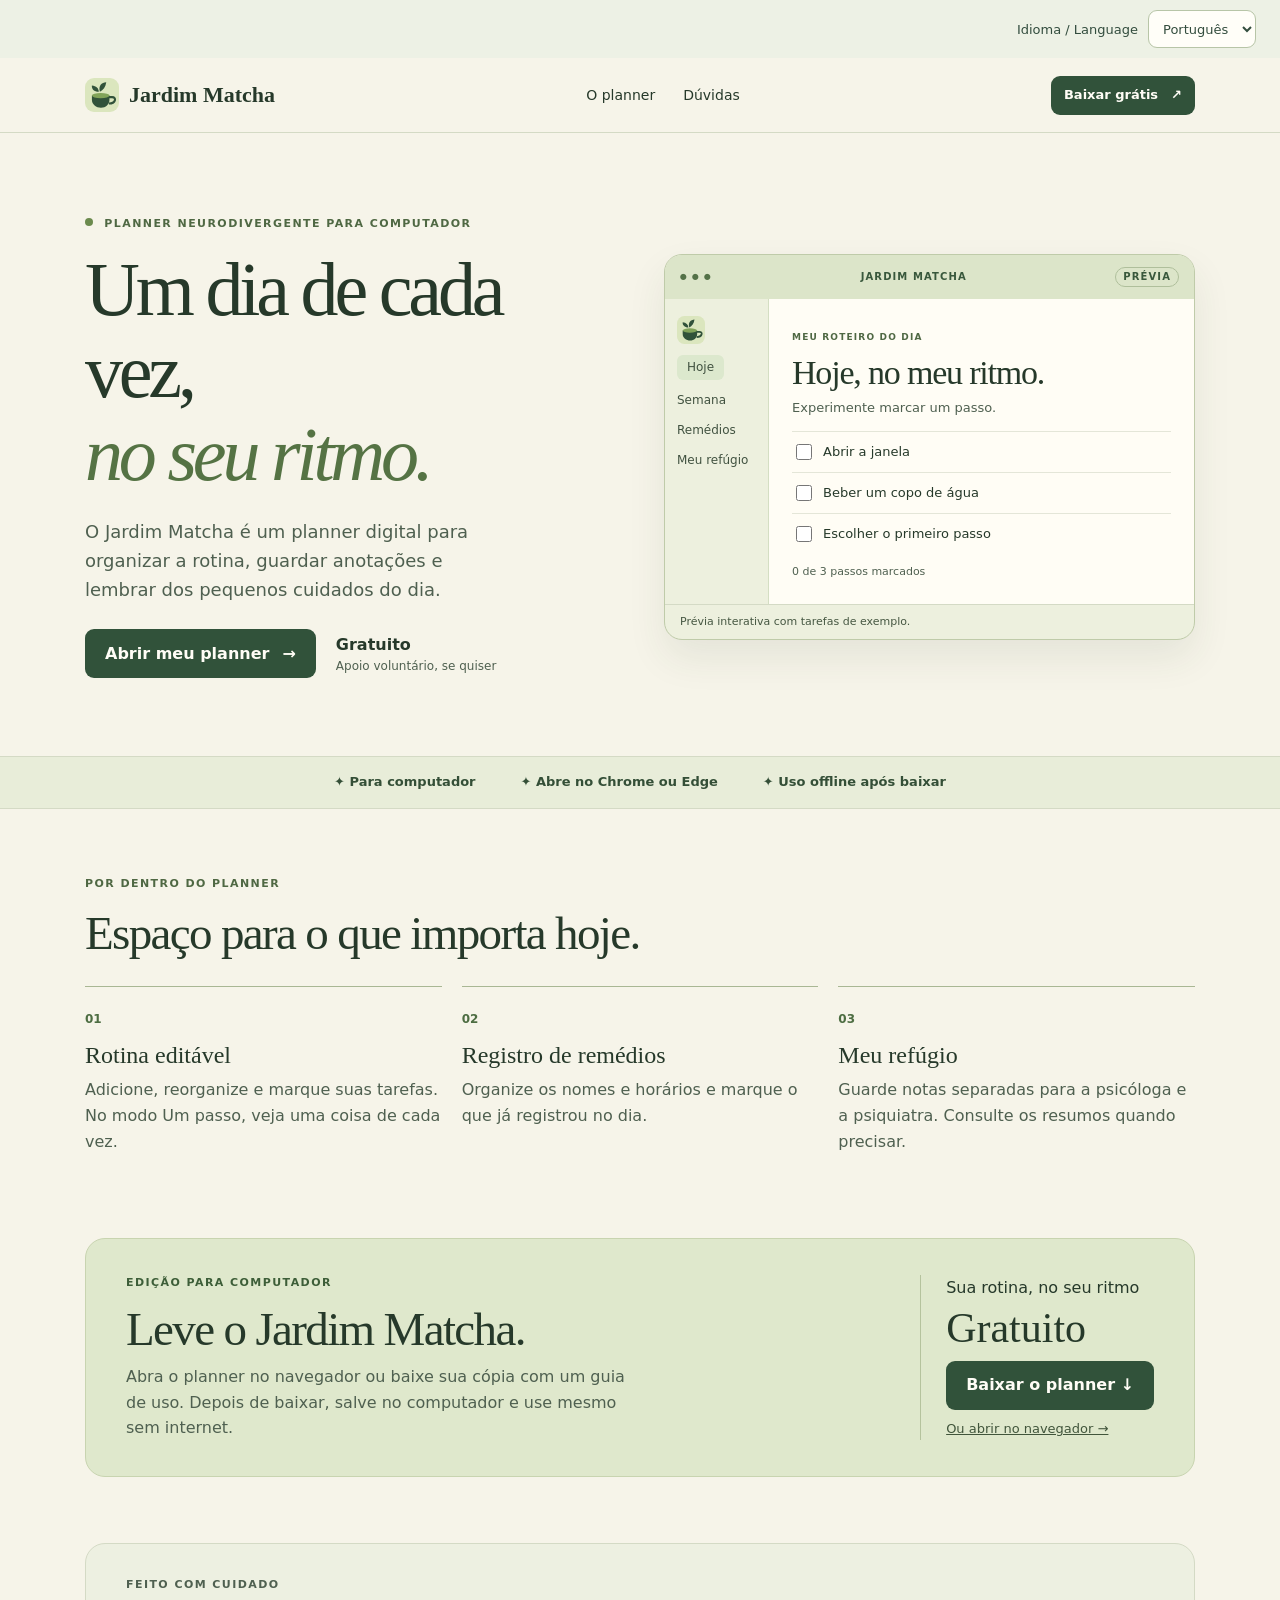
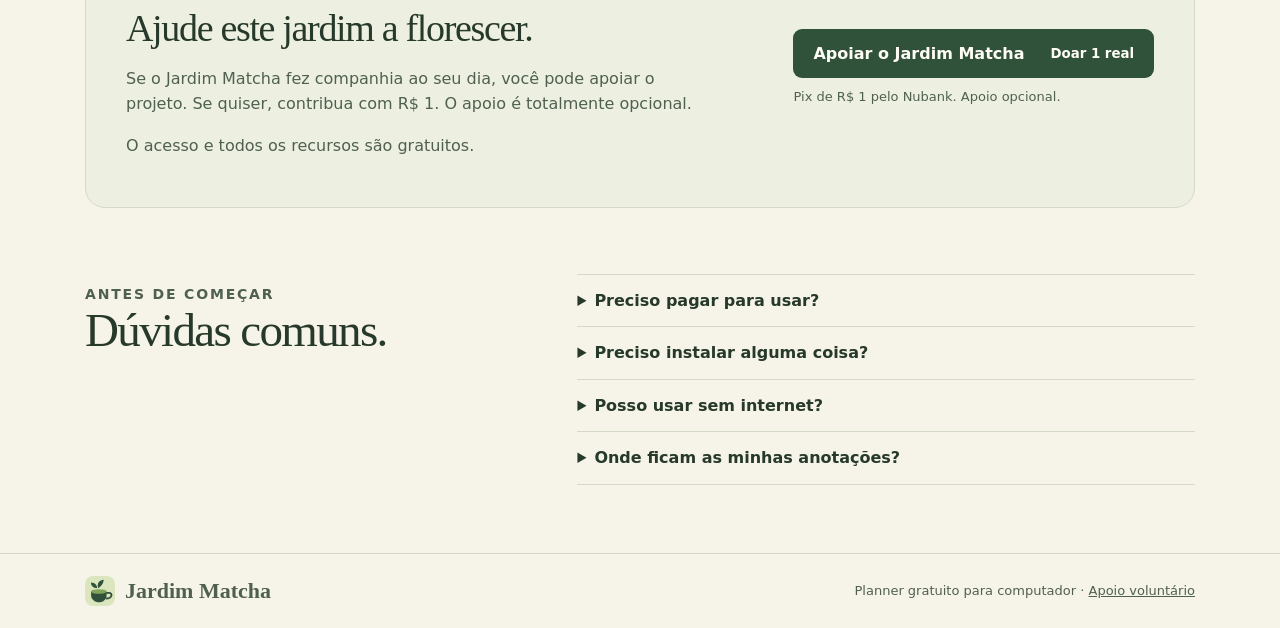
<file: index.html>
<!doctype html>
<html lang="pt-BR">
<head>
  <meta charset="utf-8">
  <meta name="viewport" content="width=device-width, initial-scale=1">
  <meta name="theme-color" content="#f6f4e9">
  <title>Jardim Matcha | Planner neurodivergente gratuito para computador</title>
  <meta name="description" content="Um planner digital em verde matcha para organizar a rotina no seu ritmo. Tarefas editáveis, registro de remédios e notas para consultas. Acesso e download gratuitos, com apoio voluntário.">
  <meta property="og:title" content="Jardim Matcha | Planner neurodivergente gratuito para computador">
  <meta property="og:description" content="Planeje um dia de cada vez. Um planner digital gratuito para computador, com apoio voluntário.">
  <link rel="canonical" href="https://mso-design.github.io/jardim-matcha/">
  <meta property="og:url" content="https://mso-design.github.io/jardim-matcha/">
  <meta property="og:type" content="website">
  <meta property="og:locale" content="pt_BR">
  <link rel="icon" href="matcha.svg" type="image/svg+xml">
  <link rel="stylesheet" href="style.css">
</head>
<body>
  <a class="skip" href="#inicio">Pular para o conteúdo</a>
  <header class="top">
    <nav class="wrap nav" aria-label="Navegação principal">
      <a class="wordmark" href="#inicio"><img src="matcha.svg" alt="" width="34" height="34"> Jardim Matcha</a>
      <div class="nav-links"><a href="#recursos">O planner</a><a href="#duvidas">Dúvidas</a></div>
      <a class="button button-small" href="#baixar">Baixar grátis <span aria-hidden="true">↗</span></a>
    </nav>
  </header>
  <main id="inicio">
    <section class="hero wrap" aria-labelledby="titulo">
      <div>
        <p class="eyebrow"><span class="dot"></span> PLANNER NEURODIVERGENTE PARA COMPUTADOR</p>
        <h1 id="titulo">Um dia de cada vez,<br><em>no seu ritmo.</em></h1>
        <p class="intro">O Jardim Matcha é um planner digital para organizar a rotina, guardar anotações e lembrar dos pequenos cuidados do dia.</p>
        <div class="hero-actions">
          <a class="button" href="./planner.html">Abrir meu planner <span aria-hidden="true">→</span></a>
          <span class="price-inline"><strong>Gratuito</strong><small>Apoio voluntário, se quiser</small></span>
        </div>
      </div>
      <div class="preview">
        <div class="preview-header"><span class="window-dots" aria-hidden="true">● ● ●</span><span>JARDIM MATCHA</span><span class="preview-label">PRÉVIA</span></div>
        <div class="preview-body">
          <aside aria-hidden="true"><img src="matcha.svg" alt="" width="28" height="28"><span class="preview-active">Hoje</span><span>Semana</span><span>Remédios</span><span>Meu refúgio</span></aside>
          <div class="preview-main">
            <span class="eyebrow">MEU ROTEIRO DO DIA</span>
            <h2>Hoje, no meu ritmo.</h2>
            <p>Experimente marcar um passo.</p>
            <label><input type="checkbox"> Abrir a janela</label>
            <label><input type="checkbox"> Beber um copo de água</label>
            <label><input type="checkbox"> Escolher o primeiro passo</label>
            <p class="preview-count" id="demo-status" aria-live="polite">0 de 3 passos marcados</p>
          </div>
        </div>
        <p class="preview-caption">Prévia interativa com tarefas de exemplo.</p>
      </div>
    </section>
    <div class="strip"><div class="wrap facts"><span>✦ Para computador</span><span>✦ Abre no Chrome ou Edge</span><span>✦ Uso offline após baixar</span></div></div>
    <section id="recursos" class="wrap section">
      <p class="eyebrow">POR DENTRO DO PLANNER</p>
      <h2>Espaço para o que importa hoje.</h2>
      <div class="features">
        <article><span class="feature-mark" aria-hidden="true">01</span><h3>Rotina editável</h3><p>Adicione, reorganize e marque suas tarefas. No modo Um passo, veja uma coisa de cada vez.</p></article>
        <article><span class="feature-mark" aria-hidden="true">02</span><h3>Registro de remédios</h3><p>Organize os nomes e horários e marque o que já registrou no dia.</p></article>
        <article><span class="feature-mark" aria-hidden="true">03</span><h3>Meu refúgio</h3><p>Guarde notas separadas para a psicóloga e a psiquiatra. Consulte os resumos quando precisar.</p></article>
      </div>
    </section>
    <section id="baixar" class="wrap section">
      <div class="buy">
        <div>
          <p class="eyebrow">EDIÇÃO PARA COMPUTADOR</p>
          <h2>Leve o Jardim Matcha.</h2>
          <p>Abra o planner no navegador ou baixe sua cópia com um guia de uso. Depois de baixar, salve no computador e use mesmo sem internet.</p>
        </div>
        <div class="buy-price"><span>Sua rotina, no seu ritmo</span><strong>Gratuito</strong><a href="./Jardim_Matcha.html" class="button" download="Jardim_Matcha.html">Baixar o planner ↓</a><p class="status"><a href="./planner.html">Ou abrir no navegador →</a></p></div>
      </div>
    </section>
    <section id="apoio" class="wrap section">
      <div class="support-section"><div><p class="eyebrow">FEITO COM CUIDADO</p><h2>Ajude este jardim a florescer.</h2><p>Se o Jardim Matcha fez companhia ao seu dia, você pode apoiar o projeto. Se quiser, contribua com R$ 1. O apoio é totalmente opcional.</p><p class="muted">O acesso e todos os recursos são gratuitos.</p></div><div><button type="button" id="support-button" class="button"><span>Apoiar o Jardim Matcha</span><br><small>Doar 1 real</small></button><p id="support-availability" class="status">Pix de R$ 1 pelo Nubank. Apoio opcional.</p></div></div>
    </section>
    <dialog id="support-dialog" aria-labelledby="support-title"><form method="dialog"><button class="dialog-close" aria-label="Fechar janela de apoio">×</button></form><p class="eyebrow">APOIO VOLUNTÁRIO</p><h2 id="support-title">Obrigada pelo carinho.</h2><p id="support-message">Seu apoio de R$ 1 ajuda este jardim a continuar florescendo. É opcional: o planner continua gratuito.</p><img class="pix-qr" src="./pix-1-real.svg" alt="QR Code Pix para doar R$ 1 ao Jardim Matcha" width="256" height="256"><p class="pix-amount">R$ 1,00</p><button class="button" id="copy-pix" type="button">Copiar código Pix</button><p id="pix-status" role="status" aria-live="polite"></p><details><summary>Ver código Pix Copia e Cola</summary><textarea id="pix-code" readonly aria-label="Código Pix Copia e Cola" rows="4">00020126900014BR.GOV.BCB.PIX0136c75bf325-3dee-4289-ac0b-432c7b87f0b80228Obrigada por estar apoiando!52040000530398654041.005802BR5925Maria Eduarda Sartorio Sf6009SAO PAULO62140510x6r6QHYKhZ6304AFEC</textarea></details><p class="muted">Confira o nome da pessoa destinatária e o valor no seu banco antes de confirmar. Nenhum pagamento é feito automaticamente.</p><a href="https://nubank.com.br/cobrar/5p19k9/6af469cb-bfe7-47fb-82ad-95c1cd79578a" target="_blank" rel="noopener noreferrer">Abrir cobrança no Nubank ↗</a><p><a href="#baixar" id="support-download">Continuar para o download gratuito</a></p></dialog>
    <section id="duvidas" class="wrap section faq">
      <div><p class="eyebrow">ANTES DE COMEÇAR</p><h2>Dúvidas comuns.</h2></div>
      <div>
        <details><summary>Preciso pagar para usar?</summary><p>O acesso e o download são gratuitos. O apoio ao projeto é voluntário.</p></details><details><summary>Preciso instalar alguma coisa?</summary><p>Você pode abrir pelo site no computador ou baixar o arquivo HTML e abri-lo no Chrome ou Edge.</p></details>
        <details><summary>Posso usar sem internet?</summary><p>Sim. Depois de baixar o arquivo, abra a cópia salva no seu computador.</p></details>
        <details><summary>Onde ficam as minhas anotações?</summary><p>Elas ficam salvas no navegador usado para abrir o arquivo. Use a mesma cópia, na mesma pasta. Em Guardar &amp; ajustar, exporte um backup para levar suas anotações a outro computador ou para trocar entre a edição do site e o arquivo baixado.</p></details>
      </div>
    </section>
  </main>
  <footer><div class="wrap footer"><a class="wordmark" href="#inicio"><img src="matcha.svg" alt="" width="30" height="30"> Jardim Matcha</a><span>Planner gratuito para computador · <a href="#apoio">Apoio voluntário</a></span></div></footer>
  <script src="store.js" defer></script>
<script src="language.js" defer></script>
</body>
</html>
</file>
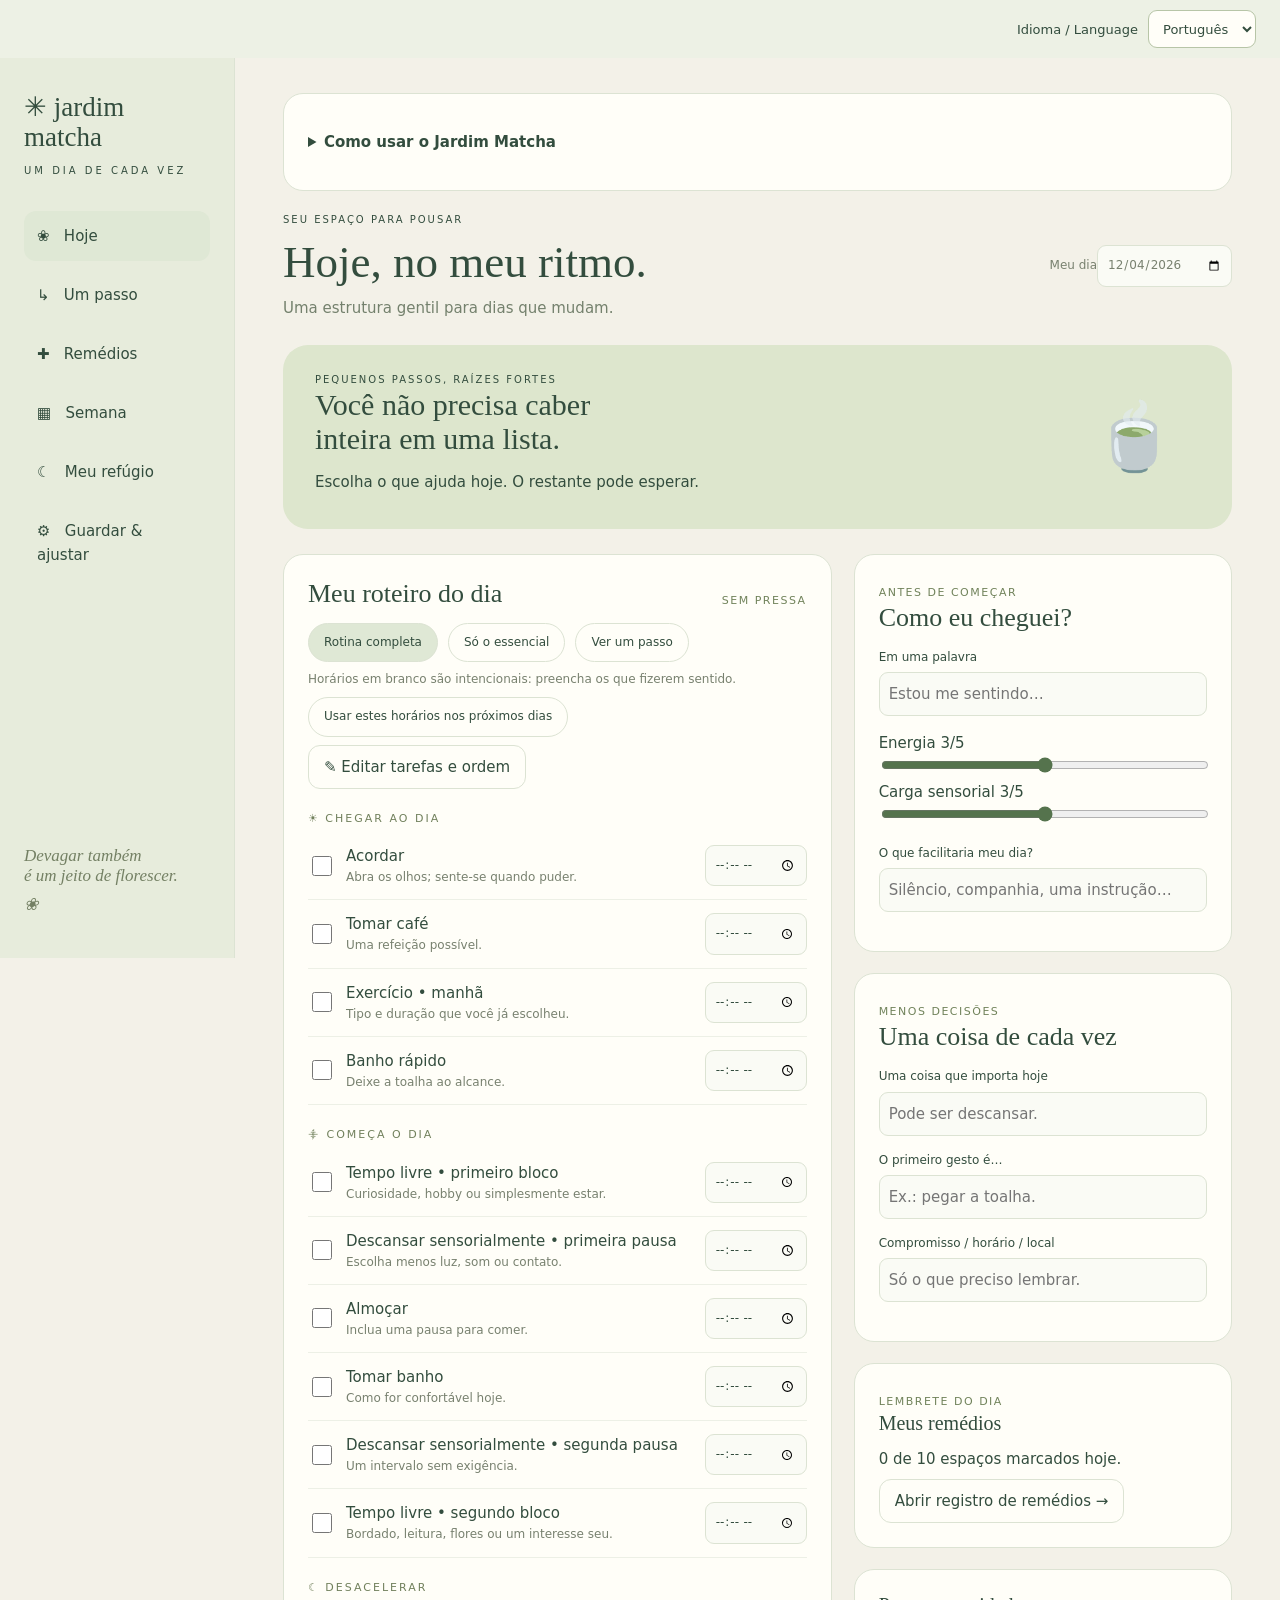
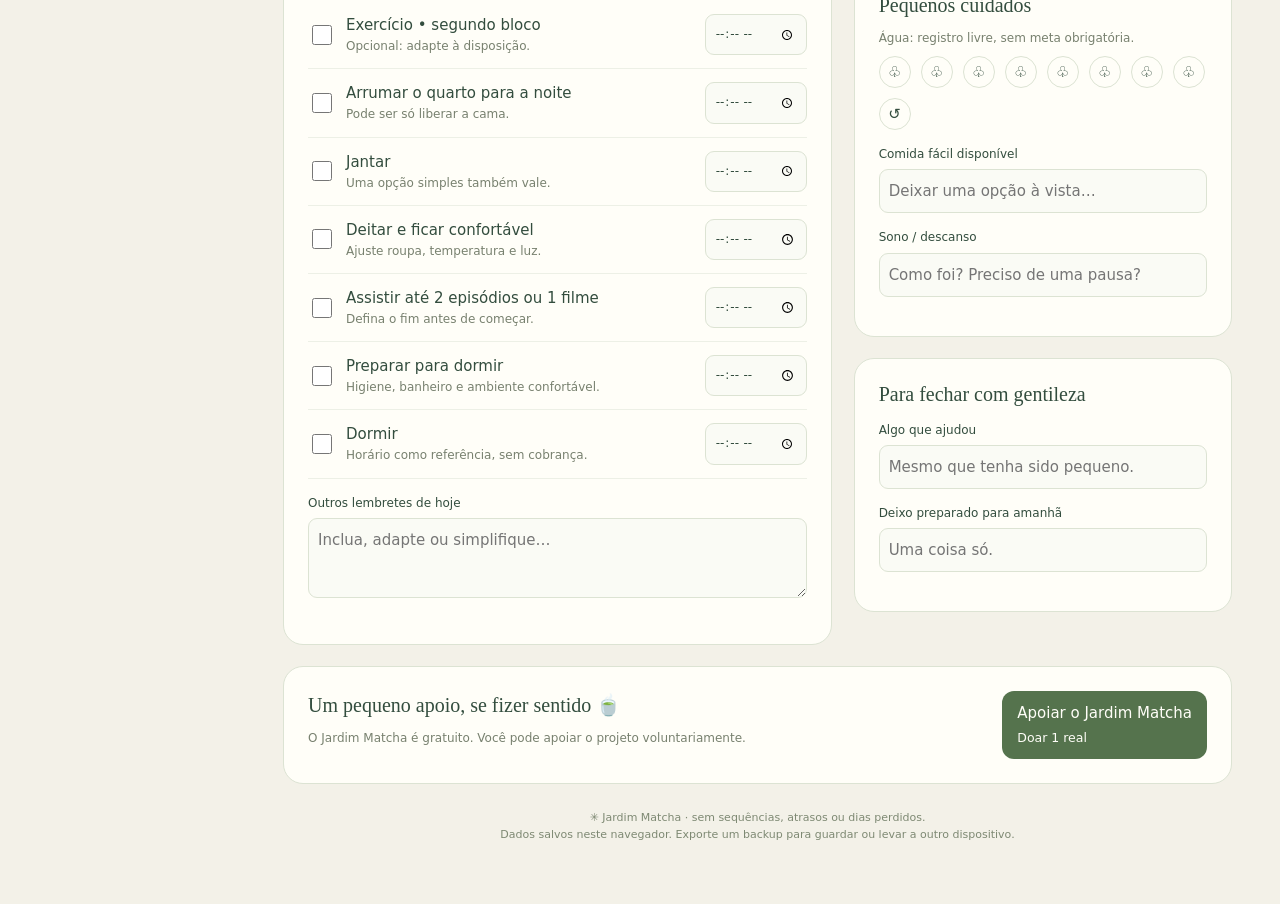
<file: Jardim_Matcha.html>
<!DOCTYPE html><html lang="pt-BR"><meta charset="utf-8"><meta name="viewport" content="width=device-width,initial-scale=1"><meta name="theme-color" content="#e7ecdc"><meta name="mobile-web-app-capable" content="yes"><link rel="icon" href="[data-uri]"><title>Jardim Matcha · meu ritmo</title><style>
:root{--ink:#334d3e;--green:#55734d;--line:#dce3d3;--paper:#fffef8;--pale:#edf1e5}*{box-sizing:border-box}body{margin:0;background:#f3f1e8;color:var(--ink);font:15px/1.6 system-ui,sans-serif}button,input,textarea,select{font:inherit;color:inherit}button{cursor:pointer;border:1px solid var(--line);background:var(--paper);border-radius:12px;padding:9px 15px}button:hover,button.active{background:#dfe8d5}button:focus-visible,input:focus-visible,textarea:focus-visible,select:focus-visible{outline:3px solid #a4b583;outline-offset:2px}aside{position:fixed;width:235px;height:100vh;background:#e7ecdc;padding:35px 24px;display:flex;flex-direction:column;border-right:1px solid var(--line)}.brand{font:27px Georgia;line-height:1.1;margin-bottom:35px}.brand small{display:block;font:10px system-ui;letter-spacing:3px;margin-top:13px}nav{display:grid;gap:9px}nav button{text-align:left;background:transparent;border:0;padding:13px}aside footer{margin-top:auto;font:italic 17px Georgia;color:#748064}main{max-width:1230px;margin-left:235px;padding:35px 48px}header{display:flex;justify-content:space-between;align-items:center;gap:18px}.eyebrow{text-transform:uppercase;letter-spacing:2px;font-size:10px}h1{font:45px Georgia;margin:8px 0}h2{font:26px Georgia;margin:0 0 14px}h3{font:20px Georgia;margin:0 0 12px}p{margin:8px 0}.sub{color:#74816d}.hero{margin:25px 0;background:#dde6cd;border-radius:25px;padding:27px 32px;display:flex;justify-content:space-between;align-items:center;overflow:hidden}.hero h2{font:30px Georgia}.tea{font-size:65px;filter:saturate(.55);padding:0 25px}.grid{display:grid;grid-template-columns:1.45fr 1fr;gap:22px;align-items:start}.card{background:var(--paper);border:1px solid var(--line);border-radius:20px;padding:24px;margin-bottom:21px}.tag{font-size:11px;letter-spacing:1.5px;text-transform:uppercase;color:#71835b}.row{display:flex;gap:10px;align-items:center;flex-wrap:wrap}.between{justify-content:space-between}label{display:block}input:not([type=checkbox]):not([type=range]),textarea,select{border:1px solid var(--line);border-radius:9px;background:#fafbf5;padding:9px;max-width:100%}textarea{width:100%;resize:vertical;min-height:80px}input[type=checkbox]{accent-color:var(--green);width:20px;height:20px;flex-shrink:0}input[type=range]{accent-color:var(--green);width:100%}.task{display:flex;align-items:center;gap:11px;padding:12px 0;border-bottom:1px solid #edf0e6}.task label{flex:1}.task:has(input:checked) label{text-decoration:line-through;color:#85917d}.task input[type=time]{width:102px;font-size:12px}.divider{margin:21px 0 5px;color:#71805c;font-size:11px;letter-spacing:2px}.muted{font-size:12px;color:#78816f}.pill{border-radius:30px;font-size:12px}.stat{padding:12px 16px;border-radius:13px;background:var(--pale);flex:1}.stat strong{font:24px Georgia;display:block}.hidden{display:none!important}.field{margin:15px 0}.field>span{display:block;font-size:12px;margin-bottom:5px}.field input{width:100%}.med{display:grid;grid-template-columns:30px 1fr 1fr 110px 85px;gap:8px;align-items:center;padding:12px 0;border-bottom:1px solid var(--line)}.med input{width:100%;min-width:0}.med label{font-size:11px}.med label input{display:block}.note{background:#f1eddf;border-radius:12px;padding:13px;font-size:12px}.largebtn{background:var(--green);color:white;border:0}.focus{max-width:650px;margin:35px auto;text-align:center}.focus h2{font-size:38px}.timer{font:64px Georgia;margin:25px}.water button{border-radius:50%;width:32px;height:32px;padding:0}.water .filled{background:#aabf93}.week{display:grid;grid-template-columns:repeat(7,1fr);gap:8px}.day{background:#f1f4ea;border-radius:12px;padding:12px}.day textarea{min-height:150px;font-size:12px}.bottom{font-size:11px;text-align:center;color:#7e8973;margin:25px}progress{width:100%;height:8px;accent-color:var(--green)}@media(max-width:900px){aside{position:static;width:100%;height:auto;padding:18px}.brand{margin:0;font-size:23px}.brand small,aside footer{display:none}nav{display:flex;overflow:auto;margin-top:15px}nav button{white-space:nowrap;padding:8px}main{margin:0;padding:24px}.grid{grid-template-columns:1fr}.week{grid-template-columns:1fr 1fr}header{flex-wrap:wrap}h1{font-size:36px}.med{grid-template-columns:24px 1fr 1fr}.tea{display:none}}@media print{aside,.noprint,.hero,.bottom{display:none!important}main{margin:0;padding:0;max-width:none}.card{break-inside:avoid}.grid{display:block}body{background:white}.hidden{display:none!important}input,textarea{border-color:#aaa!important}button{display:none}}
@media(max-width:600px){main{padding:18px 14px}h1{font-size:32px}.hero{padding:22px}.card{padding:18px}nav button{min-height:44px}button{min-height:44px}.task{flex-wrap:wrap}.task label{min-width:160px}.task input[type=time]{margin-left:31px}.med{grid-template-columns:26px 1fr;gap:10px}.med label{grid-column:2}.med>input{grid-column:1;grid-row:1 / span 4}.week{grid-template-columns:1fr}.hero h2{font-size:26px}input,textarea{font-size:16px!important}header input{min-height:44px}aside{padding:18px 14px}.brand br{display:none}.brand{font-size:24px}.water button{width:36px;min-height:36px}}@media(display-mode:standalone){#installCard{margin-top:10px}body{padding-top:env(safe-area-inset-top);padding-bottom:env(safe-area-inset-bottom)}} .routine-edit{border:1px solid var(--line);border-radius:14px;padding:18px;margin:18px 0;background:#fafbf5}.routine-edit .field{margin:10px 0}.routine-edit input:not([type=checkbox]){width:100%}.routine-edit .row{margin-top:12px}.archive-row{padding:12px 0;border-bottom:1px solid var(--line)}.archive-row span{flex:1;overflow-wrap:anywhere}.remove-med{grid-column:2 / -1;justify-self:end;font-size:12px}button:disabled{opacity:.4;cursor:default}summary{cursor:pointer;padding:12px 0} .consult-card{border-top:1px solid var(--line);padding-top:20px;margin-top:20px}.consult-card select{width:100%}.consult-highlight{background:#edf1e5}.consult-day{margin:22px 0;padding:18px;border:1px solid var(--line);border-radius:14px}.consult-note{margin:15px 0;overflow-wrap:anywhere}.note-text{white-space:pre-wrap;overflow-wrap:anywhere}.consult-note strong{font-size:12px}.consult-highlight details{max-height:420px;overflow:auto;margin-top:12px}@media print{.consult-card,.consult-highlight button{display:none}.consult-highlight details{max-height:none;overflow:visible}.consult-day{break-inside:auto}} .support-back{position:sticky;top:8px;z-index:2;background:var(--paper);box-shadow:0 3px 12px #334d3e18;margin-bottom:12px}#supportNetwork{scroll-margin-top:16px}@media print{.support-back{display:none}} .matcha-support{display:inline-block;padding:10px 15px;background:#55734d;color:#fffef8;border-radius:12px;text-decoration:none}.matcha-support:hover{background:#334d3e}.matcha-support:focus-visible{outline:3px solid #8a5736;outline-offset:4px} </style><aside><div class="brand">✳ jardim<br>matcha<small>UM DIA DE CADA VEZ</small></div><nav id="nav"></nav><footer>Devagar também<br>é um jeito de florescer.<p>❀</p></footer></aside><main>
<details class="card noprint" id="quickGuide">
  <summary><strong>Como usar o Jardim Matcha</strong></summary>
  <p>Baixe este arquivo HTML e abra a cópia salva no Chrome ou Edge do computador. O planner abre sem internet e sem conta.</p>
  <p>Em <strong>Hoje</strong>, organize sua rotina. Use <strong>Meu refúgio</strong> para anotar o que quer levar às consultas e <strong>Remédios</strong> para consultar seu registro.</p>
  <p>Use sempre o mesmo arquivo, na mesma pasta e no mesmo navegador. Para trocar de aparelho ou de pasta, primeiro vá em <strong>Guardar &amp; ajustar → Exportar backup</strong>. Depois, use <strong>Restaurar backup</strong> no novo local. A restauração substitui o conteúdo atual.</p>
  <p>Guarde o backup com cuidado, pois ele pode conter suas anotações e informações pessoais.</p>
</details>
<p class="note noprint" id="storageNotice" role="status" hidden>O navegador não conseguiu salvar seus dados. Exporte um backup antes de fechar.</p>
<header><div><div class="eyebrow">Seu espaço para pousar</div><h1>Hoje, no meu ritmo.</h1><div class="sub">Uma estrutura gentil para dias que mudam.</div></div><label class="muted">Meu dia<input type="date" id="date" aria-label="Data do planner"></label></header><div class="hero"><div><div class="eyebrow">PEQUENOS PASSOS, RAÍZES FORTES</div><h2>Você não precisa caber<br>inteira em uma lista.</h2><p>Escolha o que ajuda hoje. O restante pode esperar.</p></div><div class="tea" aria-hidden="true">🍵</div></div><div id="content"></div><section class="card noprint" aria-label="Apoio ao Jardim Matcha"><div class="row between"><div><h3>Um pequeno apoio, se fizer sentido 🍵</h3><p class="muted">O Jardim Matcha é gratuito. Você pode apoiar o projeto voluntariamente.</p></div><a class="matcha-support" href="https://mso-design.github.io/jardim-matcha/#apoio" target="_blank" rel="noopener noreferrer"><span>Apoiar o Jardim Matcha</span><br><small>Doar 1 real</small></a></div></section><div class="bottom">✳ Jardim Matcha · sem sequências, atrasos ou dias perdidos.<br>Dados salvos neste navegador. Exporte um backup para guardar ou levar a outro dispositivo.</div></main><script>
const $=s=>document.querySelector(s), key='jardim-matcha-edicao-navegador-v1';let db;try{db=JSON.parse(localStorage.getItem(key))||{days:{},meds:Array.from({length:10},()=>({})),settings:{}}}catch{db={days:{},meds:Array.from({length:10},()=>({})),settings:{}}}let view='Hoje',timer=null,left=300,running=false;const localDate=()=>new Date(Date.now()-new Date().getTimezoneOffset()*60000).toISOString().slice(0,10);$('#date').value=localDate();const day=()=>db.days[$('#date').value]??=( {checks:{},times:{...(db.settings.routineTimes||{})},fields:{},medchecks:{},mode:'flexivel',water:0});const esc=v=>String(v??'').replace(/[&<>"']/g,c=>({'&':'&amp;','<':'&lt;','>':'&gt;','"':'&quot;',"'":'&#39;'}[c]));function save(){try{localStorage.setItem(key,JSON.stringify(db));$('#storageNotice').hidden=true;$('#saved')&&($('#saved').textContent='Salvo neste navegador ✓')}catch{$('#storageNotice').hidden=false;$('#saved')&&($('#saved').textContent='Não foi possível salvar. Exporte um backup.')}}
const defaultRoutine=[['manhã','Acordar','Abra os olhos; sente-se quando puder.'],['manhã','Tomar café','Uma refeição possível.'],['manhã','Exercício • manhã','Tipo e duração que você já escolheu.'],['manhã','Banho rápido','Deixe a toalha ao alcance.'],['dia','Tempo livre • primeiro bloco','Curiosidade, hobby ou simplesmente estar.'],['dia','Descansar sensorialmente • primeira pausa','Escolha menos luz, som ou contato.'],['dia','Almoçar','Inclua uma pausa para comer.'],['dia','Tomar banho','Como for confortável hoje.'],['dia','Descansar sensorialmente • segunda pausa','Um intervalo sem exigência.'],['dia','Tempo livre • segundo bloco','Bordado, leitura, flores ou um interesse seu.'],['noite','Exercício • segundo bloco','Opcional: adapte à disposição.'],['noite','Arrumar o quarto para a noite','Pode ser só liberar a cama.'],['noite','Jantar','Uma opção simples também vale.'],['noite','Deitar e ficar confortável','Ajuste roupa, temperatura e luz.'],['noite','Assistir até 2 episódios ou 1 filme','Defina o fim antes de começar.'],['noite','Preparar para dormir','Higiene, banheiro e ambiente confortável.'],['noite','Dormir','Horário como referência, sem cobrança.']];const minimum=[0,1,5,6,12,15,16];
const newId=prefix=>prefix+'_'+Date.now().toString(36)+'_'+Math.random().toString(36).slice(2,10);
function migrate(){db.settings??={};db.settings.routine??=defaultRoutine.map((r,i)=>[...r,String(i),minimum.includes(i)]);db.settings.consultations??={};db.settings.removedTasks??=[];db.settings.removedMeds??=[];db.meds.forEach((m,i)=>m.id??=String(i));}
migrate();
const getRoutine=()=>db.settings.routine;
const getMed=id=>db.meds.find(m=>m.id===id);
function moveTask(id,delta){const a=getRoutine(),i=a.findIndex(r=>r[3]===id),j=i+delta;if(i<0||j<0||j>=a.length)return;[a[i],a[j]]=[a[j],a[i]];save();render()}
function removeTask(id){const a=getRoutine(),i=a.findIndex(r=>r[3]===id);if(i<0)return;db.settings.removedTasks.push({task:a.splice(i,1)[0],position:i});save();render()}
function removeMed(id){const i=db.meds.findIndex(m=>m.id===id);if(i<0)return;db.settings.removedMeds.push({med:db.meds.splice(i,1)[0],position:i});save();render()}
function field(id,title,placeholder='',type='text'){const val=esc(day().fields[id]);return `<label class="field"><span>${title}</span>${type==='area'?`<textarea data-field="${id}" placeholder="${placeholder}">${val}</textarea>`:`<input data-field="${id}" value="${val}" placeholder="${placeholder}">`}</label>`}function tasks(){let last='';return getRoutine().map((r)=>{const i=r[3];if(day().mode==='essencial'&&!r[4])return '';let head='';if(r[0]!==last){last=r[0];head=`<div class="divider">${r[0]==='manhã'?'☀ CHEGAR AO DIA':r[0]==='dia'?'⸎ COMEÇA O DIA':'☾ DESACELERAR'}</div>`}return head+`<div class="task"><input type="checkbox" data-task="${i}" aria-label="Concluir ${esc(r[1])}" ${day().checks[i]?'checked':''}><label>${esc(r[1])}<div class="muted">${esc(r[2])}</div></label><input type="time" aria-label="Horário de ${esc(r[1])}" data-time="${i}" value="${esc(day().times[i])}"></div>`}).join('')}
function render(){const d=day();$('#nav').innerHTML=['Hoje','Um passo','Remédios','Semana','Meu refúgio','Guardar & ajustar'].map((n,i)=>`<button data-view="${n}" class="${view===n?'active':''}">${['❀','↳','✚','▦','☾','⚙'][i]} &nbsp; ${n}</button>`).join('');let html='';if(view==='Hoje')html=`${consultAlerts()}<div class="grid"><div><div class="card"><div class="row between"><h2>Meu roteiro do dia</h2><span class="tag">SEM PRESSA</span></div><div class="row noprint"><button data-mode="flexivel" class="pill ${d.mode==='flexivel'?'active':''}">Rotina completa</button><button data-mode="essencial" class="pill ${d.mode==='essencial'?'active':''}">Só o essencial</button><button data-view="Um passo" class="pill">Ver um passo</button></div><p class="muted">Horários em branco são intencionais: preencha os que fizerem sentido.</p><button id="repeatTimes" class="pill noprint">Usar estes horários nos próximos dias</button><span id="timeStatus" class="muted" role="status"></span><p class="noprint"><button data-view="Editar rotina">✎ Editar tarefas e ordem</button></p><div id="tasks">${tasks()||'<p class="muted">Nenhuma tarefa neste modo. Você pode adicionar tarefas ou marcar quais são essenciais em “Editar tarefas e ordem”.</p>'}</div>${field('custom','Outros lembretes de hoje','Inclua, adapte ou simplifique…','area')}</div></div><div><div class="card"><span class="tag">ANTES DE COMEÇAR</span><h2>Como eu cheguei?</h2>${field('feeling','Em uma palavra','Estou me sentindo…')}<label>Energia <output id="energyOut">${d.fields.energy??3}</output>/5<input type="range" min="1" max="5" data-field="energy" value="${d.fields.energy??3}"></label><label>Carga sensorial <output id="sensoryOut">${d.fields.sensory??3}</output>/5<input type="range" min="1" max="5" data-field="sensory" value="${d.fields.sensory??3}"></label>${field('need','O que facilitaria meu dia?','Silêncio, companhia, uma instrução…')}</div><div class="card"><span class="tag">MENOS DECISÕES</span><h2>Uma coisa de cada vez</h2>${field('priority','Uma coisa que importa hoje','Pode ser descansar.')}${field('first','O primeiro gesto é…','Ex.: pegar a toalha.')}${field('appointment','Compromisso / horário / local','Só o que preciso lembrar.')}</div><div class="card"><span class="tag">LEMBRETE DO DIA</span><h3>Meus remédios</h3><p>${db.meds.filter(m=>d.medchecks[m.id]).length} de ${db.meds.length} espaços marcados hoje.</p><button data-view="Remédios">Abrir registro de remédios →</button></div><div class="card"><h3>Pequenos cuidados</h3><p class="muted">Água: registro livre, sem meta obrigatória.</p><div class="row water">${Array.from({length:8},(_,i)=>`<button data-water="${i+1}" class="${d.water>i?'filled':''}" aria-label="Registrar ${i+1} copos">♧</button>`).join('')}<button data-water="0" aria-label="Zerar água">↺</button></div>${field('food','Comida fácil disponível','Deixar uma opção à vista…')}${field('sleep','Sono / descanso','Como foi? Preciso de uma pausa?')}</div><div class="card"><h3>Para fechar com gentileza</h3>${field('worked','Algo que ajudou','Mesmo que tenha sido pequeno.')}${field('tomorrow','Deixo preparado para amanhã','Uma coisa só.')}</div></div></div>`;
if(view==='Remédios')html=`<div class="card"><span class="tag">MEU REGISTRO DE CUIDADO</span><h2>Remédios do dia</h2><p>Preencha conforme sua prescrição. Nomes e orientações ficam disponíveis nos próximos dias; as marcações são diárias.</p><p class="note">Este registro não define doses ou condutas. Se não souber se tomou, confira seu registro e a orientação do profissional antes de repetir. Não há alarmes automáticos.</p><div id="meds">${db.meds.map((m,index)=>{const i=m.id;return `<div class="med"><input type="checkbox" data-medcheck="${i}" aria-label="Remédio ${index+1} tomado" ${d.medchecks[i]?'checked':''}><label>${index+1}. Nome<input data-med="${i}" data-prop="name" value="${esc(m.name)}" placeholder="Nome do remédio"></label><label>Dose / orientação prescrita<input data-med="${i}" data-prop="dose" value="${esc(m.dose)}" placeholder="Como foi prescrito"></label><label>Horário previsto<input type="time" data-med="${i}" data-prop="time" value="${esc(m.time)}"></label><label>Tomado às<input type="time" data-taken="${i}" value="${esc(d.fields['taken'+i])}"></label><button class="remove-med noprint" data-remove-med="${i}" aria-label="Retirar espaço ${index+1}">Retirar espaço</button></div>`}).join('')||'<p>Nenhum espaço cadastrado. Adicione quantos precisar.</p>'}</div><p><button id="addmed">+ Adicionar espaço de remédio</button></p><p class="muted">Retirar um espaço apenas o guarda em “Espaços retirados”, abaixo. As marcações dos outros espaços continuam ligadas ao remédio certo.</p>${medArchive()}${field('mednotes','Observações do dia para conversar na consulta','O que quero registrar…','area')}</div>`;
if(view==='Um passo'){const r=getRoutine().find(r=>!d.checks[r[3]]&&(d.mode!=='essencial'||r[4]));const i=r?.[3];html=`<div class="card focus"><span class="tag">O RESTO PODE ESPERAR</span><h2>${r?esc(r[1]):'Seu roteiro chegou ao fim.'}</h2><p>${r?esc(r[2]):'Você pode descansar ou ajustar o plano.'}</p>${r?`<p><button class="largebtn" data-complete="${i}">✓ Fiz este passo</button> <button data-skip="${i}">Escolher outro passo</button></p>`:''}<div class="timer" id="clock">${clock()}</div><div class="row" style="justify-content:center"><button data-min="2">2 min</button><button data-min="5">5 min</button><button data-min="10">10 min</button><button id="toggle">${running?'Pausar':'Começar'}</button><button id="resetTimer">Reiniciar</button></div><p class="muted">Temporizador opcional. Funciona enquanto esta página estiver aberta.</p>${field('tiny','Se ainda estiver grande, o menor gesto é…','Só encostar os pés no chão, por exemplo.')}<button data-view="Meu refúgio">Preciso de uma pausa</button></div>`}
if(view==='Editar rotina')html=routineEditor();
if(view==='Psicóloga')html=consultPage('psicologa');
if(view==='Psiquiatra')html=consultPage('psiquiatra');
if(view==='Semana'){const date=new Date($('#date').value+'T12:00:00');date.setDate(date.getDate()-((date.getDay()+6)%7));let start=localDate();const w=[];for(let i=0;i<7;i++){let dt=new Date(date);dt.setDate(date.getDate()+i);let k=dt.toISOString().slice(0,10);w.push(`<div class="day"><strong>${['Seg','Ter','Qua','Qui','Sex','Sáb','Dom'][i]}</strong><div class="muted">${dt.toLocaleDateString(window.matchaLanguage==='en'?'en-GB':'pt-BR',{day:'2-digit',month:'2-digit'})}</div><textarea data-week="${k}" aria-label="Plano de ${k}" placeholder="Uma âncora, um compromisso, uma pausa…">${esc(db.settings['week'+k])}</textarea></div>`)}html=`<div class="card"><span class="tag">UM POUCO DE PREVISIBILIDADE</span><h2>Minha semana possível</h2><p class="sub">A semana acompanha a data selecionada. Deixe espaços em branco.</p><div class="week">${w.join('')}</div></div><div class="grid"><div class="card">${field('parking','Estacionamento de ideias','Curiosidades e projetos podem esperar aqui.','area')}</div><div class="card">${field('weekly','O que pode ficar mais fácil?','Uma adaptação para experimentar.','area')}</div></div>`}
if(view==='Meu refúgio')html=`<div class="grid"><div class="card"><span class="tag">UMA PAUSA SEM DESEMPENHO</span><h2>Meu lugar de pouso</h2><p>Você pode reduzir as demandas deste momento. Escolha apenas algo que costuma ser confortável para você.</p><div class="note">Uma possibilidade: apoiar o corpo e diminuir um estímulo, se isso ajudar. Não precisa fazer um exercício ou terminar nada aqui.</div>${setting('sensoryKit','Meu conforto sensorial','Luz suave, fones, tecido macio…')}${setting('helps','Coisas que costumam me ajudar','O que me dá uma sensação de segurança?')}${setting('avoid','O que prefiro evitar quando sobrecarregada','Barulhos, perguntas, toque…')}${setting('phrase','Minha frase para pedir espaço','Preciso de uma pausa e de menos estímulos agora.')}</div><div><div class="card" id="supportNetwork"><h3 id="supportHeading" tabindex="-1">Minha rede de apoio</h3>${setting('support','Pessoa / contato / como pedir ajuda','Quem posso procurar?')}${setting('care','Anotações gerais para consultas','Suas anotações anteriores continuam aqui.')}${consultCard('psicologa')}${consultCard('psiquiatra')}</div><div class="card"><h3>Um interesse, sem obrigação</h3>${setting('joy','Meu pequeno jardim de curiosidades','Bordar uma flor, observar cores, ler uma página…')}<button data-view="Hoje" data-essential="1">Voltar com só o essencial</button></div></div></div>`;
if(view==='Guardar & ajustar')html=`<div class="card"><span class="tag">O PLANNER SE ADAPTA A VOCÊ</span><h2>Seu jeito de usar</h2><p>Comece escolhendo a data. Use a rotina completa ou “só o essencial”, e abra “um passo” para diminuir a informação na tela.</p><p>Os horários são editáveis e não geram notificações. Nada é levado como dívida para o dia seguinte.</p>${setting('anchors','Minhas âncoras de rotina','Ex.: depois do café, conferir os remédios prescritos.')}${setting('adapt','Adaptações que quero lembrar','Banho mais curto, ajuda para começar, pausa antes de trocar de tarefa…')}<h3>Guardar uma cópia</h3><p class="muted">Este planner salva neste navegador, sem sincronizar entre dispositivos. O backup contém tudo o que você preencheu, inclusive os remédios.</p><div class="row"><button id="export">↓ Exportar backup</button><label><span class="muted">Restaurar backup</span><input type="file" id="import" accept="application/json"></label><button id="print">Imprimir / salvar PDF</button></div><p role="status" id="backupStatus"></p><p id="saved" class="muted">Salvo neste navegador ✓</p></div>`;$('#content').innerHTML=html;}

const consultNames={psicologa:'Psicóloga',psiquiatra:'Psiquiatra'};
const weekdays=['Domingo','Segunda-feira','Terça-feira','Quarta-feira','Quinta-feira','Sexta-feira','Sábado'];
function consultConfig(kind){return db.settings.consultations[kind]??={weekday:'',date:'',time:''}}
function dateLabel(date){return new Date(date+'T12:00:00').toLocaleDateString(window.matchaLanguage==='en'?'en-GB':'pt-BR',{weekday:'long',day:'2-digit',month:'2-digit'})}
function calendarDay(date){const [y,m,d]=date.split('-').map(Number);return Date.UTC(y,m-1,d)/86400000}
function consultDue(kind){const c=consultConfig(kind),date=$('#date').value;if(kind==='psiquiatra')return !!c.date&&c.date===date;if(c.weekday==='')return false;const exact15=c.intervalWeeks==='15dias';if(!exact15&&Number(c.weekday)!==new Date(date+'T12:00:00').getDay())return false;const weeks=Number(c.intervalWeeks)||1,period=exact15?15:weeks*7;if(!c.referenceDate)return period===7;const delta=calendarDay(date)-calendarDay(c.referenceDate);return delta>=0&&delta%period===0}
function psychFrequency(c){return `<label class="field"><span>Frequência • Psicóloga</span><select data-consult-kind="psicologa" data-consult-prop="intervalWeeks">${[1,2,3,4].map(n=>`<option value="${n}" ${(c.intervalWeeks==='15dias'?0:(Number(c.intervalWeeks)||1))===n?'selected':''}>${n===1?'Semanal • a cada semana':n===2?'Quinzenal • a cada 2 semanas (14 dias)':'A cada '+n+' semanas ('+(n*7)+' dias)'}</option>`).join('')}<option value="15dias" ${c.intervalWeeks==='15dias'?'selected':''}>A cada 15 dias exatos</option></select></label><label class="field"><span>Data de referência • Psicóloga${(c.intervalWeeks==='15dias'||Number(c.intervalWeeks)>1)?' (necessária)':' (opcional)'}</span><input type="date" data-consult-kind="psicologa" data-consult-prop="referenceDate" value="${esc(c.referenceDate)}"></label><p class="muted">Escolha a data de uma consulta confirmada. O dia da semana será ajustado à data e a repetição começa nela. Em “15 dias exatos”, as próximas consultas podem cair em outro dia da semana.</p>${(c.intervalWeeks==='15dias'||Number(c.intervalWeeks)>1)&&!c.referenceDate?'<p class="note" role="status">Falta a data de referência para calcular quais semanas têm consulta.</p>':''}`}
function returnSupport(extra=''){return `<button type="button" class="noprint ${extra}" data-return-support="1">← Voltar à minha rede de apoio</button>`}
function consultCard(kind){const c=consultConfig(kind);return `<section class="consult-card"><h3>${consultNames[kind]}</h3>${kind==='psiquiatra'?`<label class="field"><span>Data da consulta • Psiquiatra</span><input type="date" data-consult-kind="psiquiatra" data-consult-prop="date" value="${esc(c.date)}"></label>`:`<label class="field"><span>Dia da semana • ${consultNames[kind]}</span><select data-consult-kind="${kind}" data-consult-prop="weekday"><option value="">Sem dia definido</option>${weekdays.map((w,i)=>`<option value="${i}" ${String(c.weekday)===String(i)?'selected':''}>${w}</option>`).join('')}</select></label>${psychFrequency(c)}`}<label class="field"><span>Horário • ${consultNames[kind]} (opcional)</span><input type="time" data-consult-kind="${kind}" data-consult-prop="time" value="${esc(c.time)}"></label><p class="muted">${kind==='psiquiatra'?'O destaque aparece apenas na data escolhida, sem repetição semanal. Depois da consulta, você pode escolher a próxima data.':'O destaque segue a frequência escolhida'+(c.referenceDate?', a partir de '+dateLabel(c.referenceDate):'')+'.'} O lembrete aparece dentro do planner, sem notificação externa.</p><button data-view="${consultNames[kind]}">Anotações e consulta • ${consultNames[kind]}</button>${consultDue(kind)?'<p class="note">É o dia escolhido nesta data. Suas anotações estão reunidas no espaço da consulta.</p>':''}</section>`}
const noteLabels={feeling:'Como me senti',energy:'Energia (1–5)',sensory:'Carga sensorial (1–5)',need:'O que facilitaria meu dia',priority:'O que importa hoje',first:'Primeiro gesto',appointment:'Compromisso',custom:'Outros lembretes',food:'Alimentação',sleep:'Sono e descanso',worked:'Algo que ajudou',tomorrow:'Para amanhã',parking:'Ideias e curiosidades',weekly:'O que pode ficar mais fácil',tiny:'Meu menor passo',mednotes:'Observações sobre remédios'};
function consultDays(){const end=$('#date').value;const dt=new Date(end+'T12:00:00');dt.setDate(dt.getDate()-6);const start=dt.getFullYear()+'-'+String(dt.getMonth()+1).padStart(2,'0')+'-'+String(dt.getDate()).padStart(2,'0');return {start,end}}
function consultationEntries(kind){const {start,end}=consultDays();const dates=new Set(Object.keys(db.days).filter(k=>k>=start&&k<=end));for(const k of Object.keys(db.settings)){if(k.startsWith('week')){const date=k.slice(4);if(/^\d{4}-\d{2}-\d{2}$/.test(date)&&date>=start&&date<=end)dates.add(date)}}return [...dates].sort().map(date=>{const f=db.days[date]?.fields||{};const notes=[];for(const [key,val]of Object.entries(f)){if(!String(val??'').trim()||key.startsWith('taken'))continue;if(key.startsWith('consult_')){if(key==='consult_'+kind)notes.push(['Para '+consultNames[kind],String(val)]);continue}notes.push([noteLabels[key]||'Anotação',String(val)])}if(String(db.settings['week'+date]||'').trim())notes.push(['Plano / anotação da semana',db.settings['week'+date]]);return {date,notes}}).filter(x=>x.notes.length)}
function consultReport(kind){const entries=consultationEntries(kind);return `${db.settings.care?.trim()?`<section class="note"><strong>Anotações gerais para consultas</strong><p class="note-text">${esc(db.settings.care)}</p></section>`:''}${entries.length?entries.map(x=>`<section class="consult-day"><h3>${esc(dateLabel(x.date))}</h3>${x.notes.map(([label,value])=>`<div class="consult-note"><strong>${esc(label)}</strong><p class="note-text">${esc(value)}</p></div>`).join('')}</section>`).join(''):'<p class="muted">Ainda não há anotações neste período. Você pode usar o campo de anotação desta consulta ou preencher os espaços do planner ao longo da semana.</p>'}`}
function consultAlerts(){const due=Object.keys(consultNames).filter(consultDue);return due.map(kind=>`<div class="card consult-highlight"><span class="tag">DIA DE CONSULTA NO SEU PLANEJAMENTO</span><h2>${consultNames[kind]}${consultConfig(kind).time?' • '+esc(consultConfig(kind).time):''}</h2><p>Reuni suas anotações dos últimos 7 dias, incluindo esta data.</p><button data-view="${consultNames[kind]}">Abrir minhas anotações • ${consultNames[kind]}</button><details open><summary>Ver anotações da semana</summary>${consultReport(kind)}</details></div>`).join('')}
function consultPage(kind){const range=consultDays();return `<div class="card"><span class="tag">MINHA REDE DE APOIO</span><h2>Minha consulta • ${consultNames[kind]}</h2>${returnSupport('support-back')}${consultCard(kind)}${field('consult_'+kind,'Anotar para a '+consultNames[kind]+' • '+dateLabel($('#date').value),'O que aconteceu? O que quero contar ou perguntar?','area')}${returnSupport()}<p class="muted">Esta anotação fica guardada na data selecionada e aparece apenas neste espaço profissional. As anotações gerais do planner aparecem nos dois espaços.</p><h3>O que quero levar à consulta</h3><p>Período: ${esc(dateLabel(range.start))} a ${esc(dateLabel(range.end))}.</p><p class="muted">Reuni os textos preenchidos no planner, os registros de energia e carga sensorial e as notas específicas para esta profissional. São suas palavras, sem interpretação ou diagnóstico automático.</p><button class="noprint" id="print">Imprimir / salvar estas anotações em PDF</button><div id="consultReport">${consultReport(kind)}</div>${returnSupport()}<p class="muted" id="saved" role="status">Salvo neste navegador ✓</p></div>`}
document.addEventListener('change',e=>{const t=e.target;if(t.dataset.consultKind){const c=consultConfig(t.dataset.consultKind);c[t.dataset.consultProp]=t.value;if(t.dataset.consultKind==='psicologa'){if(t.dataset.consultProp==='referenceDate'&&t.value)c.weekday=String(new Date(t.value+'T12:00:00').getDay());if(t.dataset.consultProp==='weekday'&&c.referenceDate&&Number(t.value)!==new Date(c.referenceDate+'T12:00:00').getDay())c.referenceDate=''}save();render()}});
document.addEventListener('input',e=>{const t=e.target;if(t.dataset.field?.startsWith('consult_')){day().fields[t.dataset.field]=t.value;save();const target=$('#consultReport');if(target)target.innerHTML=consultReport(t.dataset.field.slice(8))}});
function taskRow(r,index){const id=r[3];return `<div class="routine-edit"><label class="field"><span>Nome da tarefa ${index+1}</span><input data-edit-task="${id}" data-task-prop="1" value="${esc(r[1])}" maxlength="160"></label><label class="field"><span>Período</span><select data-edit-task="${id}" data-task-prop="0">${['manhã','dia','noite'].map(v=>`<option ${r[0]===v?'selected':''}>${v}</option>`).join('')}</select></label><label class="field"><span>Pequeno passo / observação</span><input data-edit-task="${id}" data-task-prop="2" value="${esc(r[2])}"></label><label class="row"><input type="checkbox" data-edit-task="${id}" data-task-prop="4" ${r[4]?'checked':''}> Mostrar em “só o essencial”</label><div class="row"><button data-move-task="${id}" data-delta="-1" aria-label="Subir ${esc(r[1])}" ${index===0?'disabled':''}>↑ Subir</button><button data-move-task="${id}" data-delta="1" aria-label="Descer ${esc(r[1])}" ${index===getRoutine().length-1?'disabled':''}>↓ Descer</button><button data-remove-task="${id}" aria-label="Excluir ${esc(r[1])}">Excluir tarefa</button></div></div>`}
function routineEditor(){return `<div class="card"><span class="tag">UMA ROTINA COM A SUA CARA</span><h2>Editar tarefas e ordem</h2><p>Adicione, renomeie e use ↑ e ↓ para colocar as tarefas na ordem que preferir. A sequência vale em “Hoje” e “Um passo”. As mudanças valem para todas as datas neste aparelho.</p><p class="muted">As marcações e os horários continuam ligados à tarefa certa. Tarefas excluídas ficam guardadas abaixo, caso queira restaurar.</p><button data-view="Hoje">← Voltar ao meu dia</button><form id="newTask" class="routine-edit"><h3>Nova tarefa</h3><label class="field"><span>Nome</span><input id="taskName" required maxlength="160" placeholder="Ex.: cuidar das plantas"></label><label class="field"><span>Período</span><select id="taskPeriod"><option>manhã</option><option selected>dia</option><option>noite</option></select></label><label class="field"><span>Pequeno passo / observação (opcional)</span><input id="taskNote" placeholder="Ex.: pegar o regador"></label><label class="row"><input id="taskEssential" type="checkbox"> Mostrar em “só o essencial”</label><p><button type="submit" class="largebtn">+ Adicionar tarefa</button></p></form><div id="routineList">${getRoutine().map(taskRow).join('')||'<p>Nenhuma tarefa. Crie sua primeira tarefa acima.</p>'}</div><details><summary>Tarefas excluídas (${db.settings.removedTasks.length})</summary>${db.settings.removedTasks.map(x=>`<div class="row archive-row"><span>${esc(x.task[1])}</span><button data-restore-task="${x.task[3]}">Restaurar tarefa</button></div>`).join('')||'<p class="muted">Nenhuma tarefa excluída.</p>'}</details><p id="saved" role="status" class="muted">Salvo neste navegador ✓</p></div>`}
function medArchive(){return `<details><summary>Espaços retirados (${db.settings.removedMeds.length})</summary>${db.settings.removedMeds.map((x,i)=>`<div class="row archive-row"><span>${esc(x.med.name)||'Espaço sem nome '+(i+1)}</span><button data-restore-med="${x.med.id}">Restaurar espaço</button></div>`).join('')||'<p class="muted">Nenhum espaço retirado.</p>'}</details>`}
document.addEventListener('input',e=>{const t=e.target;if(t.dataset.editTask){const r=getRoutine().find(r=>r[3]===t.dataset.editTask);if(r){r[Number(t.dataset.taskProp)]=t.type==='checkbox'?t.checked:t.value;save()}}});
document.addEventListener('submit',e=>{if(e.target.id!=='newTask')return;e.preventDefault();const name=$('#taskName').value.trim();if(!name){$('#taskName').focus();return}const id=newId('task');getRoutine().push([$('#taskPeriod').value,name,$('#taskNote').value.trim(),id,$('#taskEssential').checked]);save();render();document.querySelector(`[data-edit-task="${id}"]`)?.focus()});
function setting(id,title,p){return `<label class="field"><span>${title}</span><textarea data-setting="${id}" placeholder="${p}">${esc(db.settings[id])}</textarea></label>`}function clock(){return `${Math.floor(left/60).toString().padStart(2,'0')}:${(left%60).toString().padStart(2,'0')}`}let deadline=0;function stop(){clearInterval(timer);running=false}function run(){running=true;deadline=Date.now()+left*1000;timer=setInterval(()=>{left=Math.max(0,Math.ceil((deadline-Date.now())/1000));if($('#clock'))$('#clock').textContent=clock();if(left===0){stop();if($('#toggle'))$('#toggle').textContent='Concluído';}},250)}
$('#date').onchange=render;document.addEventListener('input',e=>{let t=e.target,d=day();if(t.dataset.field){d.fields[t.dataset.field]=t.value;if(t.type==='range'){let o=$('#'+t.dataset.field+'Out');if(o)o.textContent=t.value}}if(t.dataset.setting)db.settings[t.dataset.setting]=t.value;if(t.dataset.week)db.settings['week'+t.dataset.week]=t.value;if(t.dataset.time!==undefined)d.times[t.dataset.time]=t.value;if(t.dataset.med!==undefined)getMed(t.dataset.med)[t.dataset.prop]=t.value;if(t.dataset.taken!==undefined)d.fields['taken'+t.dataset.taken]=t.value;save()});document.addEventListener('change',e=>{let t=e.target;if(t.dataset.task!==undefined){day().checks[t.dataset.task]=t.checked;save()}if(t.dataset.medcheck!==undefined){day().medchecks[t.dataset.medcheck]=t.checked;save()}});document.addEventListener('click',e=>{let t=e.target.closest('button');if(!t)return;if(t.dataset.returnSupport){view='Meu refúgio';save();render();$('#supportHeading')?.focus({preventScroll:true});$('#supportNetwork')?.scrollIntoView?.({block:'start'});return}if(t.dataset.view){view=t.dataset.view;if(t.dataset.essential)day().mode='essencial';save();render()}if(t.dataset.mode){day().mode=t.dataset.mode;save();render()}if(t.dataset.water!==undefined){day().water=+t.dataset.water;save();render()}if(t.dataset.complete!==undefined){day().checks[t.dataset.complete]=true;save();render()}if(t.dataset.skip!==undefined){const i=t.dataset.skip;view='Hoje';render();setTimeout(()=>document.querySelector(`[data-task="${i}"]`)?.focus(),0)}if(t.id==='repeatTimes'){db.settings.routineTimes={...day().times};save();$('#timeStatus').textContent=' Horários definidos para novos dias. ✓'}if(t.dataset.moveTask){moveTask(t.dataset.moveTask,Number(t.dataset.delta));return}if(t.dataset.removeTask){removeTask(t.dataset.removeTask);return}if(t.dataset.removeMed){removeMed(t.dataset.removeMed);return}if(t.dataset.restoreTask){const a=db.settings.removedTasks,i=a.findIndex(x=>x.task[3]===t.dataset.restoreTask);if(i>=0){const x=a.splice(i,1)[0];getRoutine().splice(Math.min(x.position,getRoutine().length),0,x.task);save();render()}return}if(t.dataset.restoreMed){const a=db.settings.removedMeds,i=a.findIndex(x=>x.med.id===t.dataset.restoreMed);if(i>=0){const x=a.splice(i,1)[0];db.meds.splice(Math.min(x.position,db.meds.length),0,x.med);save();render()}return}if(t.id==='addmed'){db.meds.push({id:newId('med')});save();render()}if(t.dataset.min){stop();left=+t.dataset.min*60;render()}if(t.id==='toggle'){if(running)stop();else if(left>0)run();render()}if(t.id==='resetTimer'){stop();left=300;render()}if(t.id==='print')window.print();if(t.id==='export'){let blob=new Blob([JSON.stringify({format:'jardim-matcha',version:1,data:db},null,2)],{type:'application/json'});let a=document.createElement('a');a.href=URL.createObjectURL(blob);a.download='jardim-matcha-backup-'+localDate()+'.json';a.click();setTimeout(()=>URL.revokeObjectURL(a.href),1000)}});document.addEventListener('change',async e=>{if(e.target.id!=='import'||!e.target.files[0])return;try{const b=JSON.parse(await e.target.files[0].text());if(b.format!=='jardim-matcha'||!b.data||typeof b.data.days!=='object'||!Array.isArray(b.data.meds)||typeof b.data.settings!=='object')throw Error();if(!confirm('Substituir os dados deste navegador pelos dados do backup?'))return;db=b.data;migrate();save();render();$('#backupStatus').textContent='Backup restaurado.'}catch{$('#backupStatus').textContent='Não foi possível abrir este backup. Os dados atuais foram preservados.'}});

try {
  const probe = key + '-test';
  localStorage.setItem(probe, 'ok');
  localStorage.removeItem(probe);
} catch {
  $('#storageNotice').hidden = false;
}
render();
</script><script>(() => {
'use strict';
const translations = {"Pular para o conteúdo": "Skip to content", "Navegação principal": "Main navigation", "O planner": "The planner", "Dúvidas": "Questions", "Baixar grátis": "Download for free", "PLANNER NEURODIVERGENTE PARA COMPUTADOR": "A DESKTOP PLANNER FOR NEURODIVERGENT PEOPLE", "Um dia de cada vez,": "One day at a time,", "no seu ritmo.": "at your own pace.", "O Jardim Matcha é um planner digital para organizar a rotina, guardar anotações e lembrar dos pequenos cuidados do dia.": "Jardim Matcha is a digital planner to organize your routine, keep notes and remember everyday care.", "Abrir meu planner": "Open my planner", "Gratuito": "Free", "Apoio voluntário, se quiser": "Optional support, if you wish", "PRÉVIA": "PREVIEW", "Hoje": "Today", "Semana": "Week", "Remédios": "Medication", "Meu refúgio": "My refuge", "MEU ROTEIRO DO DIA": "MY DAILY ROUTINE", "Hoje, no meu ritmo.": "Today, at my own pace.", "Experimente marcar um passo.": "Try checking off one step.", "Abrir a janela": "Open the window", "Beber um copo de água": "Drink a glass of water", "Escolher o primeiro passo": "Choose the first step", "Prévia interativa com tarefas de exemplo.": "Interactive preview with example tasks.", "✦ Para computador": "✦ For desktop", "✦ Abre no Chrome ou Edge": "✦ Opens in Chrome or Edge", "✦ Uso offline após baixar": "✦ Use offline after downloading", "POR DENTRO DO PLANNER": "INSIDE THE PLANNER", "Espaço para o que importa hoje.": "Space for what matters today.", "Rotina editável": "Editable routine", "Adicione, reorganize e marque suas tarefas. No modo Um passo, veja uma coisa de cada vez.": "Add, reorder and check off your tasks. In One step mode, see one thing at a time.", "Registro de remédios": "Medication log", "Organize os nomes e horários e marque o que já registrou no dia.": "Organize names and times, and check off what you have recorded today.", "Guarde notas separadas para a psicóloga e a psiquiatra. Consulte os resumos quando precisar.": "Keep separate notes for your psychologist and psychiatrist. Read your summaries whenever you need them.", "EDIÇÃO PARA COMPUTADOR": "DESKTOP EDITION", "Leve o Jardim Matcha.": "Take Jardim Matcha with you.", "Abra o planner no navegador ou baixe sua cópia com um guia de uso. Depois de baixar, salve no computador e use mesmo sem internet.": "Open the planner in your browser or download a copy with a quick guide. Save it on your computer to use offline.", "Sua rotina, no seu ritmo": "Your routine, at your own pace", "Baixar o planner ↓": "Download the planner ↓", "Ou abrir no navegador →": "Or open in your browser →", "FEITO COM CUIDADO": "MADE WITH CARE", "Ajude este jardim a florescer.": "Help this garden bloom.", "Se o Jardim Matcha fez companhia ao seu dia, você pode apoiar o projeto. Se quiser, contribua com R$ 1. O apoio é totalmente opcional.": "If Jardim Matcha has kept you company, you can support the project with R$ 1 (one Brazilian real). Support is entirely optional.", "O acesso e todos os recursos são gratuitos.": "Access and all features are free.", "Apoiar o Jardim Matcha": "Support Jardim Matcha", "Doar 1 real": "Donate R$ 1 (BRL)", "Pix de R$ 1 pelo Nubank. Apoio opcional.": "Optional R$ 1 support via Pix, a Brazilian payment method.", "APOIO VOLUNTÁRIO": "OPTIONAL SUPPORT", "Obrigada pelo carinho.": "Thank you for your kindness.", "Seu apoio de R$ 1 ajuda este jardim a continuar florescendo. É opcional: o planner continua gratuito.": "Your R$ 1 support helps this garden keep blooming. It is optional: the planner stays free. Pix requires a compatible Brazilian bank or payment account.", "QR Code Pix para doar R$ 1 ao Jardim Matcha": "Pix QR code to donate R$ 1 (BRL) to Jardim Matcha", "Copiar código Pix": "Copy Pix code", "Ver código Pix Copia e Cola": "Show Pix copy-and-paste code", "Código Pix Copia e Cola": "Pix copy-and-paste code", "Confira o nome da pessoa destinatária e o valor no seu banco antes de confirmar. Nenhum pagamento é feito automaticamente.": "Check the recipient and amount in your banking app before confirming. No payment is made automatically.", "Abrir cobrança no Nubank ↗": "Open the Nubank payment page ↗", "Continuar para o download gratuito": "Continue to the free download", "Fechar janela de apoio": "Close support window", "ANTES DE COMEÇAR": "BEFORE YOU BEGIN", "Dúvidas comuns.": "Common questions.", "Preciso pagar para usar?": "Do I need to pay?", "O acesso e o download são gratuitos. O apoio ao projeto é voluntário.": "Access and downloads are free. Supporting the project is optional.", "Preciso instalar alguma coisa?": "Do I need to install anything?", "Você pode abrir pelo site no computador ou baixar o arquivo HTML e abri-lo no Chrome ou Edge.": "Open it on the website on your computer, or download the HTML file and open it in Chrome or Edge.", "Posso usar sem internet?": "Can I use it offline?", "Sim. Depois de baixar o arquivo, abra a cópia salva no seu computador.": "Yes. After downloading, open the copy saved on your computer.", "Onde ficam as minhas anotações?": "Where are my notes stored?", "Elas ficam salvas no navegador usado para abrir o arquivo. Use a mesma cópia, na mesma pasta. Em Guardar & ajustar, exporte um backup para levar suas anotações a outro computador ou para trocar entre a edição do site e o arquivo baixado.": "Your notes are saved in the browser you use. Keep using the same file in the same folder. In Save & adjust, export a backup to move your notes to another computer or between the website and the downloaded file.", "Planner gratuito para computador ·": "Free desktop planner ·", "Apoio voluntário": "Optional support", "Código copiado! Cole na opção Pix Copia e Cola do seu banco.": "Code copied! Paste it into the Pix copy-and-paste option in your banking app.", "Selecione e copie o código abaixo para usar no seu banco.": "Select and copy the code below to use in your banking app.", "Um passo": "One step", "Guardar & ajustar": "Save & adjust", "UM DIA DE CADA VEZ": "ONE DAY AT A TIME", "Devagar também": "Slowly is also", "é um jeito de florescer.": "a way to bloom.", "Como usar o Jardim Matcha": "How to use Jardim Matcha", "Baixe este arquivo HTML e abra a cópia salva no Chrome ou Edge do computador. O planner abre sem internet e sem conta.": "Download this HTML file and open the saved copy in Chrome or Edge on your computer. The planner works offline without an account.", "Em": "In", ", organize sua rotina. Use": ", organize your routine. Use", "para anotar o que quer levar às consultas e": "to note what you want to discuss at appointments, and", "para consultar seu registro.": "to view your medication log.", "Use sempre o mesmo arquivo, na mesma pasta e no mesmo navegador. Para trocar de aparelho ou de pasta, primeiro vá em": "Keep using the same file, folder and browser. Before changing devices or folders, go to", "Guardar & ajustar → Exportar backup": "Save & adjust → Export backup", ". Depois, use": ". Then use", "Restaurar backup": "Restore backup", "no novo local. A restauração substitui o conteúdo atual.": "in the new location. Restoring replaces the current content.", "Guarde o backup com cuidado, pois ele pode conter suas anotações e informações pessoais.": "Keep your backup safe: it may contain notes and personal information.", "O navegador não conseguiu salvar seus dados. Exporte um backup antes de fechar.": "Your browser could not save your data. Export a backup before closing.", "Seu espaço para pousar": "A place to land", "Uma estrutura gentil para dias que mudam.": "Gentle structure for days that change.", "Meu dia": "My day", "Data do planner": "Planner date", "PEQUENOS PASSOS, RAÍZES FORTES": "SMALL STEPS, STRONG ROOTS", "Você não precisa caber": "You do not have to fit", "inteira em uma lista.": "your whole self into a list.", "Escolha o que ajuda hoje. O restante pode esperar.": "Choose what helps today. The rest can wait.", "Um pequeno apoio, se fizer sentido 🍵": "A little support, if it feels right 🍵", "O Jardim Matcha é gratuito. Você pode apoiar o projeto voluntariamente.": "Jardim Matcha is free. Supporting the project is optional.", "✳ Jardim Matcha · sem sequências, atrasos ou dias perdidos.": "✳ Jardim Matcha · no streaks, overdue tasks or lost days.", "Dados salvos neste navegador. Exporte um backup para guardar ou levar a outro dispositivo.": "Data is saved in this browser. Export a backup to keep a copy or move to another device.", "Salvo neste navegador ✓": "Saved in this browser ✓", "Não foi possível salvar. Exporte um backup.": "Could not save. Export a backup.", "Acordar": "Wake up", "Abra os olhos; sente-se quando puder.": "Open your eyes; sit up when you can.", "Tomar café": "Have breakfast", "Uma refeição possível.": "A meal that feels manageable.", "Exercício • manhã": "Exercise • morning", "Tipo e duração que você já escolheu.": "The type and duration you have chosen.", "Banho rápido": "Quick shower", "Deixe a toalha ao alcance.": "Keep your towel within reach.", "Tempo livre • primeiro bloco": "Free time • first block", "Curiosidade, hobby ou simplesmente estar.": "Curiosity, a hobby, or simply being.", "Descansar sensorialmente • primeira pausa": "Sensory rest • first break", "Escolha menos luz, som ou contato.": "Choose less light, sound or contact.", "Almoçar": "Have lunch", "Inclua uma pausa para comer.": "Make room for a meal break.", "Tomar banho": "Take a shower", "Como for confortável hoje.": "However feels comfortable today.", "Descansar sensorialmente • segunda pausa": "Sensory rest • second break", "Um intervalo sem exigência.": "A break without demands.", "Tempo livre • segundo bloco": "Free time • second block", "Bordado, leitura, flores ou um interesse seu.": "Embroidery, reading, flowers or an interest of yours.", "Exercício • segundo bloco": "Exercise • second block", "Opcional: adapte à disposição.": "Optional: adapt to your energy.", "Arrumar o quarto para a noite": "Prepare the bedroom for the night", "Pode ser só liberar a cama.": "It can be as simple as clearing the bed.", "Jantar": "Have dinner", "Uma opção simples também vale.": "A simple option counts too.", "Deitar e ficar confortável": "Lie down and get comfortable", "Ajuste roupa, temperatura e luz.": "Adjust clothing, temperature and light.", "Assistir até 2 episódios ou 1 filme": "Watch up to 2 episodes or 1 film", "Defina o fim antes de começar.": "Decide when to stop before you begin.", "Preparar para dormir": "Get ready for bed", "Higiene, banheiro e ambiente confortável.": "Hygiene, bathroom and a comfortable space.", "Dormir": "Sleep", "Horário como referência, sem cobrança.": "A time to guide you, without pressure.", "☀ CHEGAR AO DIA": "☀ EASE INTO THE DAY", "⸎ COMEÇA O DIA": "⸎ THE DAY BEGINS", "☾ DESACELERAR": "☾ WIND DOWN", "Meu roteiro do dia": "My daily routine", "SEM PRESSA": "NO RUSH", "Rotina completa": "Full routine", "Só o essencial": "Just the essentials", "Ver um passo": "See one step", "Horários em branco são intencionais: preencha os que fizerem sentido.": "Blank times are intentional: fill in only what helps.", "Usar estes horários nos próximos dias": "Use these times for future days", "✎ Editar tarefas e ordem": "✎ Edit tasks and order", "Nenhuma tarefa neste modo. Você pode adicionar tarefas ou marcar quais são essenciais em “Editar tarefas e ordem”.": "No tasks in this mode. Add tasks or choose essential ones in “Edit tasks and order”.", "Outros lembretes de hoje": "Other reminders for today", "Inclua, adapte ou simplifique…": "Add, adapt or simplify…", "Como eu cheguei?": "How am I arriving today?", "Em uma palavra": "In one word", "Estou me sentindo…": "I feel…", "Energia": "Energy", "Carga sensorial": "Sensory load", "O que facilitaria meu dia?": "What would make today easier?", "Silêncio, companhia, uma instrução…": "Quiet, company, a clear instruction…", "MENOS DECISÕES": "FEWER DECISIONS", "Uma coisa de cada vez": "One thing at a time", "Uma coisa que importa hoje": "One thing that matters today", "Pode ser descansar.": "It can be rest.", "O primeiro gesto é…": "The first tiny action is…", "Ex.: pegar a toalha.": "For example: pick up a towel.", "Compromisso / horário / local": "Appointment / time / place", "Só o que preciso lembrar.": "Just what I need to remember.", "LEMBRETE DO DIA": "TODAY'S REMINDER", "Meus remédios": "My medication", "Abrir registro de remédios →": "Open medication log →", "Pequenos cuidados": "Small acts of care", "Água: registro livre, sem meta obrigatória.": "Water: a flexible log, with no required goal.", "Zerar água": "Reset water log", "Comida fácil disponível": "Easy food available", "Deixar uma opção à vista…": "Keep an option in sight…", "Sono / descanso": "Sleep / rest", "Como foi? Preciso de uma pausa?": "How was it? Do I need a break?", "Para fechar com gentileza": "Close the day gently", "Algo que ajudou": "Something that helped", "Mesmo que tenha sido pequeno.": "Even if it was small.", "Deixo preparado para amanhã": "Something to prepare for tomorrow", "Uma coisa só.": "Just one thing.", "MEU REGISTRO DE CUIDADO": "MY CARE LOG", "Remédios do dia": "Today's medication", "Preencha conforme sua prescrição. Nomes e orientações ficam disponíveis nos próximos dias; as marcações são diárias.": "Fill this in according to your prescription. Names and instructions carry over to future days; checkmarks are daily.", "Este registro não define doses ou condutas. Se não souber se tomou, confira seu registro e a orientação do profissional antes de repetir. Não há alarmes automáticos.": "This log does not set doses or treatment instructions. If you are unsure whether you took a medication, check your log and your clinician's instructions before taking it again. There are no automatic alarms.", "Nome": "Name", "Dose / orientação prescrita": "Prescribed dose / instructions", "Nome do remédio": "Medication name", "Como foi prescrito": "As prescribed", "Horário previsto": "Scheduled time", "Tomado às": "Taken at", "Retirar espaço": "Remove slot", "Nenhum espaço cadastrado. Adicione quantos precisar.": "No slots yet. Add as many as you need.", "+ Adicionar espaço de remédio": "+ Add a medication slot", "Retirar um espaço apenas o guarda em “Espaços retirados”, abaixo. As marcações dos outros espaços continuam ligadas ao remédio certo.": "Removing a slot moves it to “Removed slots” below. Other checkmarks stay linked to the right medication.", "Observações do dia para conversar na consulta": "Today's notes to discuss at your appointment", "O que quero registrar…": "What I want to note…", "O RESTO PODE ESPERAR": "THE REST CAN WAIT", "Seu roteiro chegou ao fim.": "You have reached the end of your routine.", "Você pode descansar ou ajustar o plano.": "You can rest or adjust your plan.", "✓ Fiz este passo": "✓ I did this step", "Escolher outro passo": "Choose another step", "Pausar": "Pause", "Começar": "Start", "Reiniciar": "Reset", "Concluído": "Done", "Temporizador opcional. Funciona enquanto esta página estiver aberta.": "Optional timer. Works while this page is open.", "Se ainda estiver grande, o menor gesto é…": "If it still feels too big, the smallest action is…", "Só encostar os pés no chão, por exemplo.": "For example, just put your feet on the floor.", "Preciso de uma pausa": "I need a break", "UM POUCO DE PREVISIBILIDADE": "A LITTLE PREDICTABILITY", "Minha semana possível": "My manageable week", "A semana acompanha a data selecionada. Deixe espaços em branco.": "The week follows the selected date. Leave room for blank spaces.", "Seg": "Mon", "Ter": "Tue", "Qua": "Wed", "Qui": "Thu", "Sex": "Fri", "Sáb": "Sat", "Dom": "Sun", "Uma âncora, um compromisso, uma pausa…": "An anchor, an appointment, a break…", "Estacionamento de ideias": "Idea parking lot", "Curiosidades e projetos podem esperar aqui.": "Interests and projects can wait here.", "O que pode ficar mais fácil?": "What could be easier?", "Uma adaptação para experimentar.": "An adjustment to try.", "UMA PAUSA SEM DESEMPENHO": "A BREAK WITHOUT EXPECTATIONS", "Meu lugar de pouso": "My place to land", "Você pode reduzir as demandas deste momento. Escolha apenas algo que costuma ser confortável para você.": "You can reduce the demands of this moment. Choose just something that usually feels comfortable for you.", "Uma possibilidade: apoiar o corpo e diminuir um estímulo, se isso ajudar. Não precisa fazer um exercício ou terminar nada aqui.": "One option: support your body and reduce one source of stimulation, if it helps. You do not need to do an exercise or finish anything here.", "Meu conforto sensorial": "My sensory comfort", "Luz suave, fones, tecido macio…": "Soft light, headphones, soft fabric…", "Coisas que costumam me ajudar": "Things that usually help me", "O que me dá uma sensação de segurança?": "What gives me a sense of safety?", "O que prefiro evitar quando sobrecarregada": "What I prefer to avoid when overwhelmed", "Barulhos, perguntas, toque…": "Noise, questions, touch…", "Minha frase para pedir espaço": "My phrase to ask for space", "Preciso de uma pausa e de menos estímulos agora.": "I need a break and less stimulation right now.", "Minha rede de apoio": "My support network", "Pessoa / contato / como pedir ajuda": "Person / contact / how to ask for help", "Quem posso procurar?": "Who can I reach out to?", "Anotações gerais para consultas": "General appointment notes", "Suas anotações anteriores continuam aqui.": "Your previous notes are still here.", "Um interesse, sem obrigação": "An interest, without obligation", "Meu pequeno jardim de curiosidades": "My little garden of curiosity", "Bordar uma flor, observar cores, ler uma página…": "Embroider a flower, notice colors, read a page…", "Voltar com só o essencial": "Return with just the essentials", "O PLANNER SE ADAPTA A VOCÊ": "THE PLANNER ADAPTS TO YOU", "Seu jeito de usar": "Your way of using it", "Comece escolhendo a data. Use a rotina completa ou “só o essencial”, e abra “um passo” para diminuir a informação na tela.": "Start by choosing the date. Use the full routine or “just the essentials”, and open “one step” to reduce information on screen.", "Os horários são editáveis e não geram notificações. Nada é levado como dívida para o dia seguinte.": "Times are editable and do not trigger notifications. Nothing becomes a debt for the next day.", "Minhas âncoras de rotina": "My routine anchors", "Ex.: depois do café, conferir os remédios prescritos.": "For example: after breakfast, check prescribed medication.", "Adaptações que quero lembrar": "Adjustments I want to remember", "Banho mais curto, ajuda para começar, pausa antes de trocar de tarefa…": "A shorter shower, help getting started, a break before switching tasks…", "Guardar uma cópia": "Keep a copy", "Este planner salva neste navegador, sem sincronizar entre dispositivos. O backup contém tudo o que você preencheu, inclusive os remédios.": "This planner saves in this browser, without syncing across devices. The backup includes everything you enter, including medication.", "↓ Exportar backup": "↓ Export backup", "Imprimir / salvar PDF": "Print / save PDF", "Substituir os dados deste navegador pelos dados do backup?": "Replace this browser's data with the backup data?", "Backup restaurado.": "Backup restored.", "Não foi possível abrir este backup. Os dados atuais foram preservados.": "Could not open this backup. Your current data has been preserved.", "Psicóloga": "Psychologist", "Psiquiatra": "Psychiatrist", "Domingo": "Sunday", "Segunda-feira": "Monday", "Terça-feira": "Tuesday", "Quarta-feira": "Wednesday", "Quinta-feira": "Thursday", "Sexta-feira": "Friday", "Sábado": "Saturday", "Frequência • Psicóloga": "Frequency • Psychologist", "Semanal • a cada semana": "Weekly • every week", "Quinzenal • a cada 2 semanas (14 dias)": "Fortnightly • every 2 weeks (14 days)", "A cada 15 dias exatos": "Every 15 days exactly", "Escolha a data de uma consulta confirmada. O dia da semana será ajustado à data e a repetição começa nela. Em “15 dias exatos”, as próximas consultas podem cair em outro dia da semana.": "Choose the date of a confirmed appointment. The weekday will match that date, and recurrence starts there. With “15 days exactly”, future appointments may fall on different weekdays.", "Falta a data de referência para calcular quais semanas têm consulta.": "Add a reference date to work out which weeks have appointments.", "← Voltar à minha rede de apoio": "← Back to my support network", "Data da consulta • Psiquiatra": "Appointment date • Psychiatrist", "Sem dia definido": "No day selected", "O destaque aparece apenas na data escolhida, sem repetição semanal. Depois da consulta, você pode escolher a próxima data.": "The reminder appears only on the selected date, without weekly recurrence. After your appointment, you can choose the next date.", "O lembrete aparece dentro do planner, sem notificação externa.": "The reminder appears inside the planner, without an external notification.", "É o dia escolhido nesta data. Suas anotações estão reunidas no espaço da consulta.": "This is your selected appointment day. Your notes are gathered in the appointment section.", "Como me senti": "How I felt", "Energia (1–5)": "Energy (1–5)", "Carga sensorial (1–5)": "Sensory load (1–5)", "O que facilitaria meu dia": "What would make my day easier", "O que importa hoje": "What matters today", "Primeiro gesto": "First tiny action", "Compromisso": "Appointment", "Outros lembretes": "Other reminders", "Alimentação": "Food", "Sono e descanso": "Sleep and rest", "Para amanhã": "For tomorrow", "Ideias e curiosidades": "Ideas and interests", "Meu menor passo": "My smallest step", "Observações sobre remédios": "Medication notes", "Anotação": "Note", "Plano / anotação da semana": "Weekly plan / note", "Ainda não há anotações neste período. Você pode usar o campo de anotação desta consulta ou preencher os espaços do planner ao longo da semana.": "No notes for this period yet. Use this appointment's note field or fill in the planner throughout the week.", "DIA DE CONSULTA NO SEU PLANEJAMENTO": "APPOINTMENT DAY IN YOUR PLAN", "Reuni suas anotações dos últimos 7 dias, incluindo esta data.": "Here are your notes from the past 7 days, including this date.", "Ver anotações da semana": "View this week's notes", "MINHA REDE DE APOIO": "MY SUPPORT NETWORK", "O que aconteceu? O que quero contar ou perguntar?": "What happened? What would I like to share or ask?", "Esta anotação fica guardada na data selecionada e aparece apenas neste espaço profissional. As anotações gerais do planner aparecem nos dois espaços.": "This note is saved on the selected date and appears only in this professional's section. General planner notes appear in both sections.", "O que quero levar à consulta": "What I want to bring to my appointment", "Reuni os textos preenchidos no planner, os registros de energia e carga sensorial e as notas específicas para esta profissional. São suas palavras, sem interpretação ou diagnóstico automático.": "These are your planner entries, energy and sensory load logs, and notes for this professional. They are your own words, with no automatic interpretation or diagnosis.", "Imprimir / salvar estas anotações em PDF": "Print / save these notes as PDF", "Período": "Time of day", "Pequeno passo / observação": "Small step / note", "Mostrar em “só o essencial”": "Show in “just the essentials”", "↑ Subir": "↑ Move up", "↓ Descer": "↓ Move down", "Excluir tarefa": "Delete task", "UMA ROTINA COM A SUA CARA": "A ROUTINE THAT FEELS LIKE YOU", "Editar tarefas e ordem": "Edit tasks and order", "Adicione, renomeie e use ↑ e ↓ para colocar as tarefas na ordem que preferir. A sequência vale em “Hoje” e “Um passo”. As mudanças valem para todas as datas neste aparelho.": "Add, rename and use ↑ and ↓ to order tasks as you prefer. This order is used in “Today” and “One step”. Changes apply to all dates on this device.", "As marcações e os horários continuam ligados à tarefa certa. Tarefas excluídas ficam guardadas abaixo, caso queira restaurar.": "Checkmarks and times stay linked to the correct task. Deleted tasks are kept below if you want to restore them.", "← Voltar ao meu dia": "← Back to my day", "Nova tarefa": "New task", "Ex.: cuidar das plantas": "For example: water the plants", "Pequeno passo / observação (opcional)": "Small step / note (optional)", "Ex.: pegar o regador": "For example: pick up the watering can", "+ Adicionar tarefa": "+ Add task", "Nenhuma tarefa. Crie sua primeira tarefa acima.": "No tasks yet. Create your first task above.", "Restaurar tarefa": "Restore task", "Nenhuma tarefa excluída.": "No deleted tasks.", "Restaurar espaço": "Restore slot", "Nenhum espaço retirado.": "No removed slots.", "manhã": "morning", "dia": "daytime", "noite": "evening", "Horários definidos para novos dias. ✓": "Times set for new days. ✓", "Apoio ao Jardim Matcha": "Support Jardim Matcha", "O destaque aparece apenas na data escolhida, sem repetição semanal. Depois da consulta, você pode escolher a próxima data. O lembrete aparece dentro do planner, sem notificação externa.": "The reminder appears only on the selected date, without weekly recurrence. After your appointment, you can choose the next date. The reminder appears inside the planner, without an external notification."};
const languageKey = 'jardim-matcha-language';
const originals = new WeakMap();
const originalAttributes = new WeakMap();
let locale = 'pt-BR';
try { locale = localStorage.getItem(languageKey)==='en' ? 'en' : 'pt-BR'; } catch {}
const requested = new URLSearchParams(location.search).get('lang');
if (requested==='en'||requested==='pt-BR') locale=requested;
window.matchaLanguage=locale;
function english(value) {
 const leading=value.match(/^\s*/)[0], trailing=value.match(/\s*$/)[0];
 const text=value.trim().replace(/\s+/g,' ');
 let out=translations[text];
 if(out===undefined) {
  const patterns=[
   [/^([❀↳✚▦☾⚙]\s+)(.+)$/,(_,mark,label)=>mark+english(label).trim()],
   [/^(\d+) de (\d+) passos marcados$/,(_,a,b)=>`${a} of ${b} steps checked`],
   [/^(\d+) de (\d+) espaços marcados hoje\.$/,(_,a,b)=>`${a} of ${b} slots checked today.`],
   [/^(\d+)\. Nome$/,(_,n)=>`${n}. Name`],
   [/^Remédio (\d+) tomado$/,(_,n)=>`Medication ${n} taken`],
   [/^Retirar espaço (\d+)$/,(_,n)=>`Remove slot ${n}`],
   [/^Nome da tarefa (\d+)$/,(_,n)=>`Task ${n} name`],
   [/^Tarefas excluídas \((\d+)\)$/,(_,n)=>`Deleted tasks (${n})`],
   [/^Espaços retirados \((\d+)\)$/,(_,n)=>`Removed slots (${n})`],
   [/^Espaço sem nome (\d+)$/,(_,n)=>`Unnamed slot ${n}`],
   [/^Registrar (\d+) copos$/,(_,n)=>`Log ${n} glasses`],
   [/^A cada (\d+) semanas \((\d+) dias\)$/,(_,a,b)=>`Every ${a} weeks (${b} days)`],
   [/^Data de referência • Psicóloga \((necessária|opcional)\)$/,(_,required)=>`Reference date • Psychologist (${required==='necessária'?'required':'optional'})`],
   [/^Dia da semana • (Psicóloga|Psiquiatra)$/,(_,who)=>`Weekday • ${translations[who]}`],
   [/^Horário • (Psicóloga|Psiquiatra) \(opcional\)$/,(_,who)=>`Time • ${translations[who]} (optional)`],
   [/^Anotações e consulta • (Psicóloga|Psiquiatra)$/,(_,who)=>`Notes & appointment • ${translations[who]}`],
   [/^Minha consulta • (Psicóloga|Psiquiatra)$/,(_,who)=>`My appointment • ${translations[who]}`],
   [/^Abrir minhas anotações • (Psicóloga|Psiquiatra)$/,(_,who)=>`Open my notes • ${translations[who]}`],
   [/^Para (Psicóloga|Psiquiatra)$/,(_,who)=>`For my ${translations[who].toLowerCase()}`],
   [/^Anotar para a (Psicóloga|Psiquiatra) • (.+)$/,(_,who,date)=>`Note for my ${translations[who].toLowerCase()} • ${date}`],
   [/^(Psicóloga|Psiquiatra)( • .+)$/,(_,who,rest)=>translations[who]+rest],
   [/^Período: (.+) a (.+)\.$/,(_,a,b)=>`Period: ${a} to ${b}.`],
   [/^Plano de (.+)$/,(_,date)=>`Plan for ${date}`],
   [/^O destaque segue a frequência escolhida(?:, a partir de (.+))?\. O lembrete aparece dentro do planner, sem notificação externa\.$/,(_,date)=>`The reminder follows the selected frequency${date?', starting on '+date:''}. It appears inside the planner, without an external notification.`],
   [/^(Concluir|Horário de|Subir|Descer|Excluir) (.+)$/,(_,action,label)=>({Concluir:'Complete', 'Horário de':'Time for',Subir:'Move up',Descer:'Move down',Excluir:'Delete'}[action])+' '+(translations[label]||label)]
  ];
  for(const [pattern,replace] of patterns) { if(pattern.test(text)){out=text.replace(pattern,replace);break;} }
 }
 return out===undefined?value:leading+out+trailing;
}
const excluded = 'script,style,textarea,input,[data-no-translate],.note-text,.archive-row span';
function translateText(node) {
 if(!node.parentElement||node.parentElement.closest(excluded))return;
 let record=originals.get(node);
 if(!record||node.nodeValue!==record.last)record={source:node.nodeValue,last:node.nodeValue};
 const value=locale==='en'?english(record.source):record.source;
 if(node.nodeValue!==value)node.nodeValue=value;
 record.last=value;originals.set(node,record);
}
function translateAttribute(el,name) {
 if(el.matches('[data-no-translate], #matcha-language'))return;
 let records=originalAttributes.get(el)||{};
 let rec=records[name];const current=el.getAttribute(name);
 if(!rec||rec.last!==current)rec={source:current,last:current};
 const value=locale==='en'?english(rec.source):rec.source;
 if(current!==value)el.setAttribute(name,value);
 rec.last=value;records[name]=rec;originalAttributes.set(el,records);
}
const observer = new MutationObserver(() => apply());
function apply() {
 observer.disconnect();
 document.documentElement.lang=locale;
 // Keep form values stable when translating labels of options without an explicit value.
 document.querySelectorAll('option:not([value])').forEach(el=>el.setAttribute('value',el.textContent));
 const walker=document.createTreeWalker(document.body,NodeFilter.SHOW_TEXT);
 while(walker.nextNode())translateText(walker.currentNode);
 document.querySelectorAll('[placeholder],[aria-label],[title],[alt]').forEach(el=>{
  for(const name of ['placeholder','aria-label','title','alt'])if(el.hasAttribute(name))translateAttribute(el,name);
 });
 if(document.querySelector('#support-button')) {
  document.title=locale==='en'?'Jardim Matcha | Free neurodivergent planner for desktop':'Jardim Matcha | Planner neurodivergente gratuito para computador';
  const desc=document.querySelector('meta[name="description"]');
  if(desc)desc.content=locale==='en'?'A gentle matcha-green planner for your routine. Editable tasks, medication logs and appointment notes. Free access and downloads, with optional support.':'Um planner digital em verde matcha para organizar a rotina no seu ritmo. Tarefas editáveis, registro de remédios e notas para consultas. Acesso e download gratuitos, com apoio voluntário.';
 } else document.title=locale==='en'?'Jardim Matcha · my own pace':'Jardim Matcha · meu ritmo';
 const select=document.querySelector('#matcha-language');if(select)select.value=locale;
 observer.observe(document.body,{subtree:true,childList:true,characterData:true,attributes:true,attributeFilter:['placeholder','aria-label','alt','title']});
}
const bar=document.createElement('div');bar.className='matcha-language-bar noprint';bar.dataset.noTranslate='true';
bar.innerHTML='<label for="matcha-language">Idioma / Language</label><select id="matcha-language" aria-label="Idioma / Language"><option value="pt-BR">Português</option><option value="en">English</option></select>';
document.body.prepend(bar);
const style=document.createElement('style');style.textContent='.matcha-language-bar{display:flex;align-items:center;justify-content:flex-end;gap:10px;padding:10px 24px;background:#edf1e5;color:#334d3e;font:13px system-ui,sans-serif;position:relative;z-index:5}.matcha-language-bar label{margin:0}.matcha-language-bar select{font:inherit;color:inherit;border:1px solid #b7c5a7;background:#fffef8;border-radius:9px;padding:7px 10px;min-height:38px}.matcha-language-bar select:focus-visible{outline:3px solid #7f9863;outline-offset:2px}@media print{.matcha-language-bar{display:none}}@media(max-width:600px){.matcha-language-bar{padding:8px 14px}}';document.head.append(style);
bar.querySelector('select').addEventListener('change',e=>{
 locale=e.target.value==='en'?'en':'pt-BR';window.matchaLanguage=locale;
 try{localStorage.setItem(languageKey,locale);}catch{}
 if(typeof render==='function')render();
 apply();
});
const nativeConfirm=window.confirm.bind(window);window.confirm=message=>nativeConfirm(locale==='en'?english(message):message);
if(typeof render==='function')render();
apply();
})();</script></html>
</file>
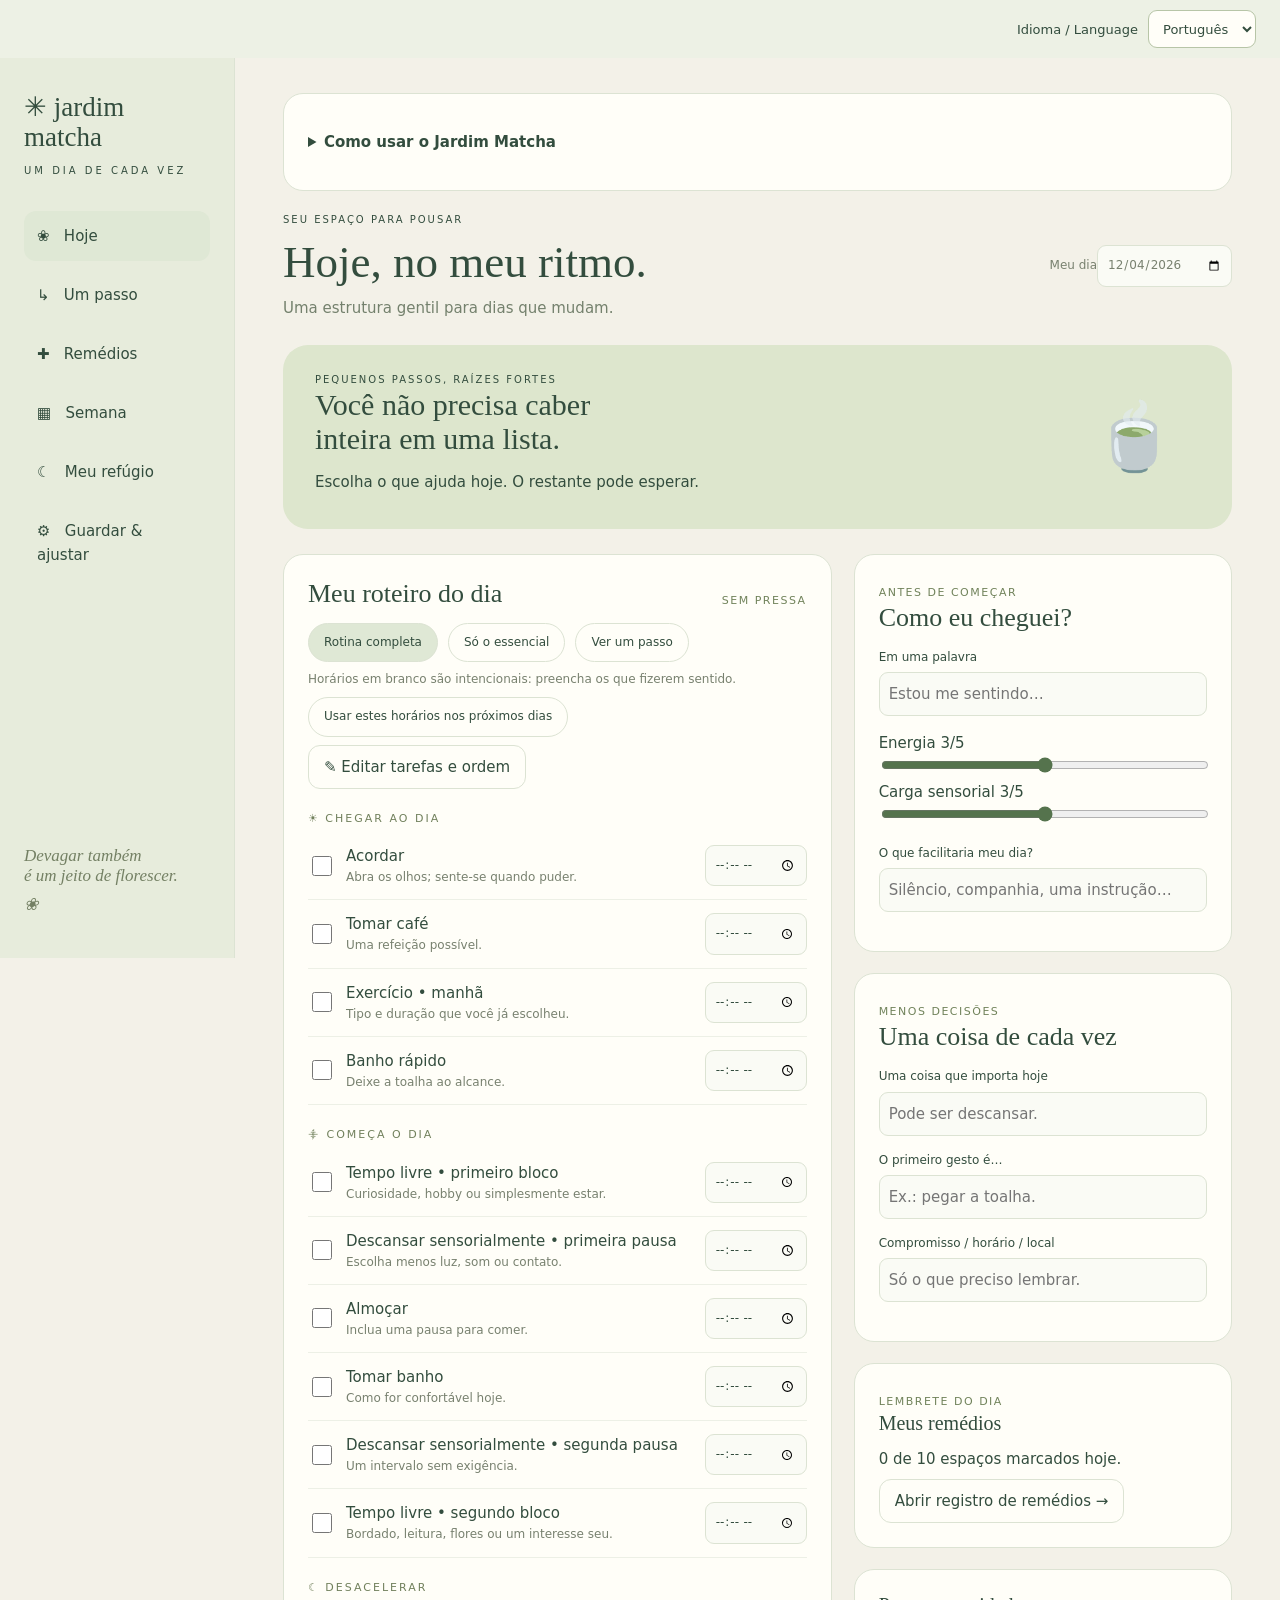
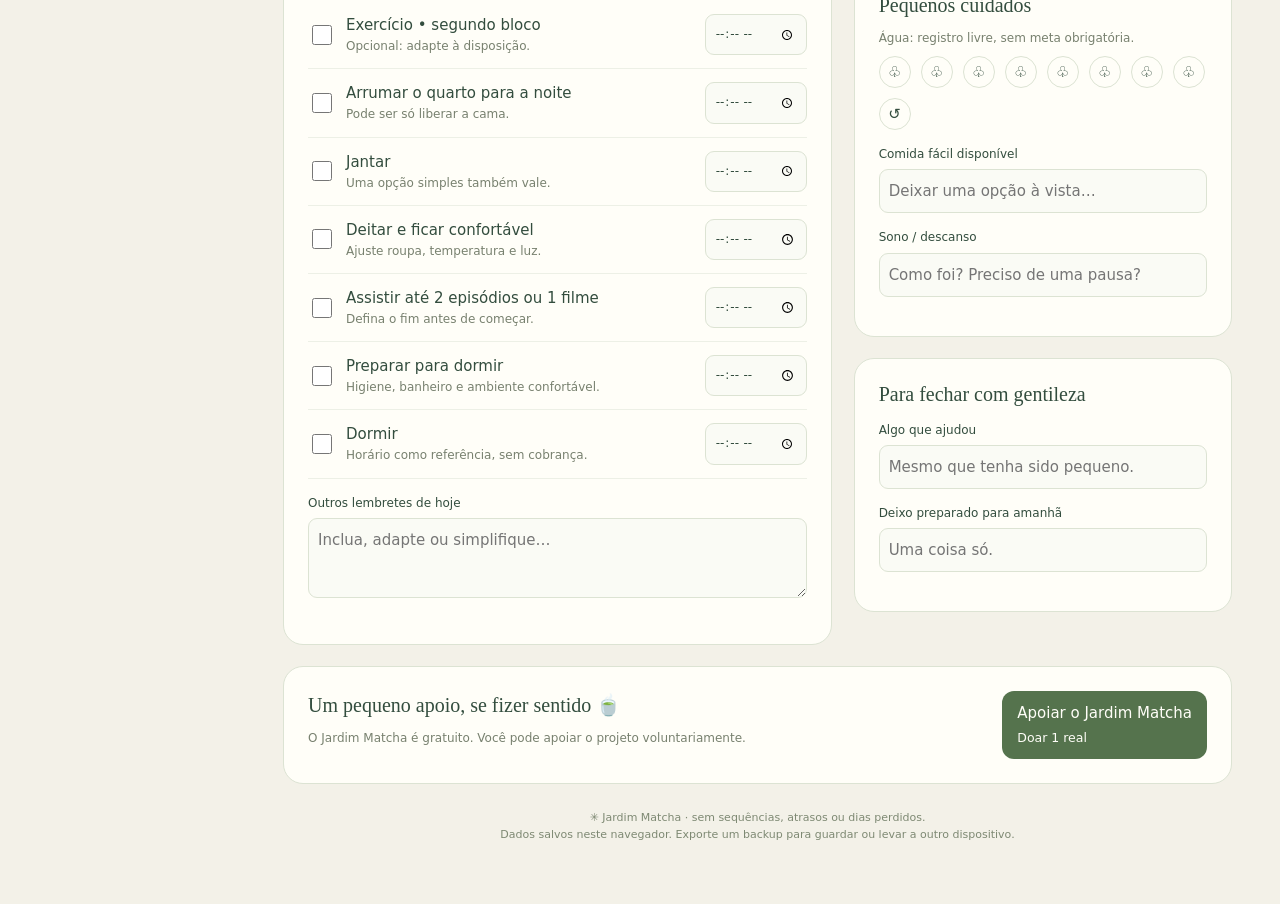
<file: planner.html>
<!DOCTYPE html><html lang="pt-BR"><meta charset="utf-8"><meta name="robots" content="noindex"><meta name="viewport" content="width=device-width,initial-scale=1"><meta name="theme-color" content="#e7ecdc"><meta name="mobile-web-app-capable" content="yes"><link rel="icon" href="[data-uri]"><title>Jardim Matcha · meu ritmo</title><style>
:root{--ink:#334d3e;--green:#55734d;--line:#dce3d3;--paper:#fffef8;--pale:#edf1e5}*{box-sizing:border-box}body{margin:0;background:#f3f1e8;color:var(--ink);font:15px/1.6 system-ui,sans-serif}button,input,textarea,select{font:inherit;color:inherit}button{cursor:pointer;border:1px solid var(--line);background:var(--paper);border-radius:12px;padding:9px 15px}button:hover,button.active{background:#dfe8d5}button:focus-visible,input:focus-visible,textarea:focus-visible,select:focus-visible{outline:3px solid #a4b583;outline-offset:2px}aside{position:fixed;width:235px;height:100vh;background:#e7ecdc;padding:35px 24px;display:flex;flex-direction:column;border-right:1px solid var(--line)}.brand{font:27px Georgia;line-height:1.1;margin-bottom:35px}.brand small{display:block;font:10px system-ui;letter-spacing:3px;margin-top:13px}nav{display:grid;gap:9px}nav button{text-align:left;background:transparent;border:0;padding:13px}aside footer{margin-top:auto;font:italic 17px Georgia;color:#748064}main{max-width:1230px;margin-left:235px;padding:35px 48px}header{display:flex;justify-content:space-between;align-items:center;gap:18px}.eyebrow{text-transform:uppercase;letter-spacing:2px;font-size:10px}h1{font:45px Georgia;margin:8px 0}h2{font:26px Georgia;margin:0 0 14px}h3{font:20px Georgia;margin:0 0 12px}p{margin:8px 0}.sub{color:#74816d}.hero{margin:25px 0;background:#dde6cd;border-radius:25px;padding:27px 32px;display:flex;justify-content:space-between;align-items:center;overflow:hidden}.hero h2{font:30px Georgia}.tea{font-size:65px;filter:saturate(.55);padding:0 25px}.grid{display:grid;grid-template-columns:1.45fr 1fr;gap:22px;align-items:start}.card{background:var(--paper);border:1px solid var(--line);border-radius:20px;padding:24px;margin-bottom:21px}.tag{font-size:11px;letter-spacing:1.5px;text-transform:uppercase;color:#71835b}.row{display:flex;gap:10px;align-items:center;flex-wrap:wrap}.between{justify-content:space-between}label{display:block}input:not([type=checkbox]):not([type=range]),textarea,select{border:1px solid var(--line);border-radius:9px;background:#fafbf5;padding:9px;max-width:100%}textarea{width:100%;resize:vertical;min-height:80px}input[type=checkbox]{accent-color:var(--green);width:20px;height:20px;flex-shrink:0}input[type=range]{accent-color:var(--green);width:100%}.task{display:flex;align-items:center;gap:11px;padding:12px 0;border-bottom:1px solid #edf0e6}.task label{flex:1}.task:has(input:checked) label{text-decoration:line-through;color:#85917d}.task input[type=time]{width:102px;font-size:12px}.divider{margin:21px 0 5px;color:#71805c;font-size:11px;letter-spacing:2px}.muted{font-size:12px;color:#78816f}.pill{border-radius:30px;font-size:12px}.stat{padding:12px 16px;border-radius:13px;background:var(--pale);flex:1}.stat strong{font:24px Georgia;display:block}.hidden{display:none!important}.field{margin:15px 0}.field>span{display:block;font-size:12px;margin-bottom:5px}.field input{width:100%}.med{display:grid;grid-template-columns:30px 1fr 1fr 110px 85px;gap:8px;align-items:center;padding:12px 0;border-bottom:1px solid var(--line)}.med input{width:100%;min-width:0}.med label{font-size:11px}.med label input{display:block}.note{background:#f1eddf;border-radius:12px;padding:13px;font-size:12px}.largebtn{background:var(--green);color:white;border:0}.focus{max-width:650px;margin:35px auto;text-align:center}.focus h2{font-size:38px}.timer{font:64px Georgia;margin:25px}.water button{border-radius:50%;width:32px;height:32px;padding:0}.water .filled{background:#aabf93}.week{display:grid;grid-template-columns:repeat(7,1fr);gap:8px}.day{background:#f1f4ea;border-radius:12px;padding:12px}.day textarea{min-height:150px;font-size:12px}.bottom{font-size:11px;text-align:center;color:#7e8973;margin:25px}progress{width:100%;height:8px;accent-color:var(--green)}@media(max-width:900px){aside{position:static;width:100%;height:auto;padding:18px}.brand{margin:0;font-size:23px}.brand small,aside footer{display:none}nav{display:flex;overflow:auto;margin-top:15px}nav button{white-space:nowrap;padding:8px}main{margin:0;padding:24px}.grid{grid-template-columns:1fr}.week{grid-template-columns:1fr 1fr}header{flex-wrap:wrap}h1{font-size:36px}.med{grid-template-columns:24px 1fr 1fr}.tea{display:none}}@media print{aside,.noprint,.hero,.bottom{display:none!important}main{margin:0;padding:0;max-width:none}.card{break-inside:avoid}.grid{display:block}body{background:white}.hidden{display:none!important}input,textarea{border-color:#aaa!important}button{display:none}}
@media(max-width:600px){main{padding:18px 14px}h1{font-size:32px}.hero{padding:22px}.card{padding:18px}nav button{min-height:44px}button{min-height:44px}.task{flex-wrap:wrap}.task label{min-width:160px}.task input[type=time]{margin-left:31px}.med{grid-template-columns:26px 1fr;gap:10px}.med label{grid-column:2}.med>input{grid-column:1;grid-row:1 / span 4}.week{grid-template-columns:1fr}.hero h2{font-size:26px}input,textarea{font-size:16px!important}header input{min-height:44px}aside{padding:18px 14px}.brand br{display:none}.brand{font-size:24px}.water button{width:36px;min-height:36px}}@media(display-mode:standalone){#installCard{margin-top:10px}body{padding-top:env(safe-area-inset-top);padding-bottom:env(safe-area-inset-bottom)}} .routine-edit{border:1px solid var(--line);border-radius:14px;padding:18px;margin:18px 0;background:#fafbf5}.routine-edit .field{margin:10px 0}.routine-edit input:not([type=checkbox]){width:100%}.routine-edit .row{margin-top:12px}.archive-row{padding:12px 0;border-bottom:1px solid var(--line)}.archive-row span{flex:1;overflow-wrap:anywhere}.remove-med{grid-column:2 / -1;justify-self:end;font-size:12px}button:disabled{opacity:.4;cursor:default}summary{cursor:pointer;padding:12px 0} .consult-card{border-top:1px solid var(--line);padding-top:20px;margin-top:20px}.consult-card select{width:100%}.consult-highlight{background:#edf1e5}.consult-day{margin:22px 0;padding:18px;border:1px solid var(--line);border-radius:14px}.consult-note{margin:15px 0;overflow-wrap:anywhere}.note-text{white-space:pre-wrap;overflow-wrap:anywhere}.consult-note strong{font-size:12px}.consult-highlight details{max-height:420px;overflow:auto;margin-top:12px}@media print{.consult-card,.consult-highlight button{display:none}.consult-highlight details{max-height:none;overflow:visible}.consult-day{break-inside:auto}} .support-back{position:sticky;top:8px;z-index:2;background:var(--paper);box-shadow:0 3px 12px #334d3e18;margin-bottom:12px}#supportNetwork{scroll-margin-top:16px}@media print{.support-back{display:none}} .matcha-support{display:inline-block;padding:10px 15px;background:#55734d;color:#fffef8;border-radius:12px;text-decoration:none}.matcha-support:hover{background:#334d3e}.matcha-support:focus-visible{outline:3px solid #8a5736;outline-offset:4px} </style><aside><div class="brand">✳ jardim<br>matcha<small>UM DIA DE CADA VEZ</small></div><nav id="nav"></nav><footer>Devagar também<br>é um jeito de florescer.<p>❀</p></footer></aside><main>
<details class="card noprint" id="quickGuide">
  <summary><strong>Como usar o Jardim Matcha</strong></summary>
  <p>Baixe este arquivo HTML e abra a cópia salva no Chrome ou Edge do computador. O planner abre sem internet e sem conta.</p>
  <p>Em <strong>Hoje</strong>, organize sua rotina. Use <strong>Meu refúgio</strong> para anotar o que quer levar às consultas e <strong>Remédios</strong> para consultar seu registro.</p>
  <p>Use sempre o mesmo arquivo, na mesma pasta e no mesmo navegador. Para trocar de aparelho ou de pasta, primeiro vá em <strong>Guardar &amp; ajustar → Exportar backup</strong>. Depois, use <strong>Restaurar backup</strong> no novo local. A restauração substitui o conteúdo atual.</p>
  <p>Guarde o backup com cuidado, pois ele pode conter suas anotações e informações pessoais.</p>
</details>
<p class="note noprint" id="storageNotice" role="status" hidden>O navegador não conseguiu salvar seus dados. Exporte um backup antes de fechar.</p>
<header><div><div class="eyebrow">Seu espaço para pousar</div><h1>Hoje, no meu ritmo.</h1><div class="sub">Uma estrutura gentil para dias que mudam.</div></div><label class="muted">Meu dia<input type="date" id="date" aria-label="Data do planner"></label></header><div class="hero"><div><div class="eyebrow">PEQUENOS PASSOS, RAÍZES FORTES</div><h2>Você não precisa caber<br>inteira em uma lista.</h2><p>Escolha o que ajuda hoje. O restante pode esperar.</p></div><div class="tea" aria-hidden="true">🍵</div></div><div id="content"></div><section class="card noprint" aria-label="Apoio ao Jardim Matcha"><div class="row between"><div><h3>Um pequeno apoio, se fizer sentido 🍵</h3><p class="muted">O Jardim Matcha é gratuito. Você pode apoiar o projeto voluntariamente.</p></div><a class="matcha-support" href="https://mso-design.github.io/jardim-matcha/#apoio" target="_blank" rel="noopener noreferrer"><span>Apoiar o Jardim Matcha</span><br><small>Doar 1 real</small></a></div></section><div class="bottom">✳ Jardim Matcha · sem sequências, atrasos ou dias perdidos.<br>Dados salvos neste navegador. Exporte um backup para guardar ou levar a outro dispositivo.</div></main><script>
const $=s=>document.querySelector(s), key='jardim-matcha-edicao-navegador-v1';let db;try{db=JSON.parse(localStorage.getItem(key))||{days:{},meds:Array.from({length:10},()=>({})),settings:{}}}catch{db={days:{},meds:Array.from({length:10},()=>({})),settings:{}}}let view='Hoje',timer=null,left=300,running=false;const localDate=()=>new Date(Date.now()-new Date().getTimezoneOffset()*60000).toISOString().slice(0,10);$('#date').value=localDate();const day=()=>db.days[$('#date').value]??=( {checks:{},times:{...(db.settings.routineTimes||{})},fields:{},medchecks:{},mode:'flexivel',water:0});const esc=v=>String(v??'').replace(/[&<>"']/g,c=>({'&':'&amp;','<':'&lt;','>':'&gt;','"':'&quot;',"'":'&#39;'}[c]));function save(){try{localStorage.setItem(key,JSON.stringify(db));$('#storageNotice').hidden=true;$('#saved')&&($('#saved').textContent='Salvo neste navegador ✓')}catch{$('#storageNotice').hidden=false;$('#saved')&&($('#saved').textContent='Não foi possível salvar. Exporte um backup.')}}
const defaultRoutine=[['manhã','Acordar','Abra os olhos; sente-se quando puder.'],['manhã','Tomar café','Uma refeição possível.'],['manhã','Exercício • manhã','Tipo e duração que você já escolheu.'],['manhã','Banho rápido','Deixe a toalha ao alcance.'],['dia','Tempo livre • primeiro bloco','Curiosidade, hobby ou simplesmente estar.'],['dia','Descansar sensorialmente • primeira pausa','Escolha menos luz, som ou contato.'],['dia','Almoçar','Inclua uma pausa para comer.'],['dia','Tomar banho','Como for confortável hoje.'],['dia','Descansar sensorialmente • segunda pausa','Um intervalo sem exigência.'],['dia','Tempo livre • segundo bloco','Bordado, leitura, flores ou um interesse seu.'],['noite','Exercício • segundo bloco','Opcional: adapte à disposição.'],['noite','Arrumar o quarto para a noite','Pode ser só liberar a cama.'],['noite','Jantar','Uma opção simples também vale.'],['noite','Deitar e ficar confortável','Ajuste roupa, temperatura e luz.'],['noite','Assistir até 2 episódios ou 1 filme','Defina o fim antes de começar.'],['noite','Preparar para dormir','Higiene, banheiro e ambiente confortável.'],['noite','Dormir','Horário como referência, sem cobrança.']];const minimum=[0,1,5,6,12,15,16];
const newId=prefix=>prefix+'_'+Date.now().toString(36)+'_'+Math.random().toString(36).slice(2,10);
function migrate(){db.settings??={};db.settings.routine??=defaultRoutine.map((r,i)=>[...r,String(i),minimum.includes(i)]);db.settings.consultations??={};db.settings.removedTasks??=[];db.settings.removedMeds??=[];db.meds.forEach((m,i)=>m.id??=String(i));}
migrate();
const getRoutine=()=>db.settings.routine;
const getMed=id=>db.meds.find(m=>m.id===id);
function moveTask(id,delta){const a=getRoutine(),i=a.findIndex(r=>r[3]===id),j=i+delta;if(i<0||j<0||j>=a.length)return;[a[i],a[j]]=[a[j],a[i]];save();render()}
function removeTask(id){const a=getRoutine(),i=a.findIndex(r=>r[3]===id);if(i<0)return;db.settings.removedTasks.push({task:a.splice(i,1)[0],position:i});save();render()}
function removeMed(id){const i=db.meds.findIndex(m=>m.id===id);if(i<0)return;db.settings.removedMeds.push({med:db.meds.splice(i,1)[0],position:i});save();render()}
function field(id,title,placeholder='',type='text'){const val=esc(day().fields[id]);return `<label class="field"><span>${title}</span>${type==='area'?`<textarea data-field="${id}" placeholder="${placeholder}">${val}</textarea>`:`<input data-field="${id}" value="${val}" placeholder="${placeholder}">`}</label>`}function tasks(){let last='';return getRoutine().map((r)=>{const i=r[3];if(day().mode==='essencial'&&!r[4])return '';let head='';if(r[0]!==last){last=r[0];head=`<div class="divider">${r[0]==='manhã'?'☀ CHEGAR AO DIA':r[0]==='dia'?'⸎ COMEÇA O DIA':'☾ DESACELERAR'}</div>`}return head+`<div class="task"><input type="checkbox" data-task="${i}" aria-label="Concluir ${esc(r[1])}" ${day().checks[i]?'checked':''}><label>${esc(r[1])}<div class="muted">${esc(r[2])}</div></label><input type="time" aria-label="Horário de ${esc(r[1])}" data-time="${i}" value="${esc(day().times[i])}"></div>`}).join('')}
function render(){const d=day();$('#nav').innerHTML=['Hoje','Um passo','Remédios','Semana','Meu refúgio','Guardar & ajustar'].map((n,i)=>`<button data-view="${n}" class="${view===n?'active':''}">${['❀','↳','✚','▦','☾','⚙'][i]} &nbsp; ${n}</button>`).join('');let html='';if(view==='Hoje')html=`${consultAlerts()}<div class="grid"><div><div class="card"><div class="row between"><h2>Meu roteiro do dia</h2><span class="tag">SEM PRESSA</span></div><div class="row noprint"><button data-mode="flexivel" class="pill ${d.mode==='flexivel'?'active':''}">Rotina completa</button><button data-mode="essencial" class="pill ${d.mode==='essencial'?'active':''}">Só o essencial</button><button data-view="Um passo" class="pill">Ver um passo</button></div><p class="muted">Horários em branco são intencionais: preencha os que fizerem sentido.</p><button id="repeatTimes" class="pill noprint">Usar estes horários nos próximos dias</button><span id="timeStatus" class="muted" role="status"></span><p class="noprint"><button data-view="Editar rotina">✎ Editar tarefas e ordem</button></p><div id="tasks">${tasks()||'<p class="muted">Nenhuma tarefa neste modo. Você pode adicionar tarefas ou marcar quais são essenciais em “Editar tarefas e ordem”.</p>'}</div>${field('custom','Outros lembretes de hoje','Inclua, adapte ou simplifique…','area')}</div></div><div><div class="card"><span class="tag">ANTES DE COMEÇAR</span><h2>Como eu cheguei?</h2>${field('feeling','Em uma palavra','Estou me sentindo…')}<label>Energia <output id="energyOut">${d.fields.energy??3}</output>/5<input type="range" min="1" max="5" data-field="energy" value="${d.fields.energy??3}"></label><label>Carga sensorial <output id="sensoryOut">${d.fields.sensory??3}</output>/5<input type="range" min="1" max="5" data-field="sensory" value="${d.fields.sensory??3}"></label>${field('need','O que facilitaria meu dia?','Silêncio, companhia, uma instrução…')}</div><div class="card"><span class="tag">MENOS DECISÕES</span><h2>Uma coisa de cada vez</h2>${field('priority','Uma coisa que importa hoje','Pode ser descansar.')}${field('first','O primeiro gesto é…','Ex.: pegar a toalha.')}${field('appointment','Compromisso / horário / local','Só o que preciso lembrar.')}</div><div class="card"><span class="tag">LEMBRETE DO DIA</span><h3>Meus remédios</h3><p>${db.meds.filter(m=>d.medchecks[m.id]).length} de ${db.meds.length} espaços marcados hoje.</p><button data-view="Remédios">Abrir registro de remédios →</button></div><div class="card"><h3>Pequenos cuidados</h3><p class="muted">Água: registro livre, sem meta obrigatória.</p><div class="row water">${Array.from({length:8},(_,i)=>`<button data-water="${i+1}" class="${d.water>i?'filled':''}" aria-label="Registrar ${i+1} copos">♧</button>`).join('')}<button data-water="0" aria-label="Zerar água">↺</button></div>${field('food','Comida fácil disponível','Deixar uma opção à vista…')}${field('sleep','Sono / descanso','Como foi? Preciso de uma pausa?')}</div><div class="card"><h3>Para fechar com gentileza</h3>${field('worked','Algo que ajudou','Mesmo que tenha sido pequeno.')}${field('tomorrow','Deixo preparado para amanhã','Uma coisa só.')}</div></div></div>`;
if(view==='Remédios')html=`<div class="card"><span class="tag">MEU REGISTRO DE CUIDADO</span><h2>Remédios do dia</h2><p>Preencha conforme sua prescrição. Nomes e orientações ficam disponíveis nos próximos dias; as marcações são diárias.</p><p class="note">Este registro não define doses ou condutas. Se não souber se tomou, confira seu registro e a orientação do profissional antes de repetir. Não há alarmes automáticos.</p><div id="meds">${db.meds.map((m,index)=>{const i=m.id;return `<div class="med"><input type="checkbox" data-medcheck="${i}" aria-label="Remédio ${index+1} tomado" ${d.medchecks[i]?'checked':''}><label>${index+1}. Nome<input data-med="${i}" data-prop="name" value="${esc(m.name)}" placeholder="Nome do remédio"></label><label>Dose / orientação prescrita<input data-med="${i}" data-prop="dose" value="${esc(m.dose)}" placeholder="Como foi prescrito"></label><label>Horário previsto<input type="time" data-med="${i}" data-prop="time" value="${esc(m.time)}"></label><label>Tomado às<input type="time" data-taken="${i}" value="${esc(d.fields['taken'+i])}"></label><button class="remove-med noprint" data-remove-med="${i}" aria-label="Retirar espaço ${index+1}">Retirar espaço</button></div>`}).join('')||'<p>Nenhum espaço cadastrado. Adicione quantos precisar.</p>'}</div><p><button id="addmed">+ Adicionar espaço de remédio</button></p><p class="muted">Retirar um espaço apenas o guarda em “Espaços retirados”, abaixo. As marcações dos outros espaços continuam ligadas ao remédio certo.</p>${medArchive()}${field('mednotes','Observações do dia para conversar na consulta','O que quero registrar…','area')}</div>`;
if(view==='Um passo'){const r=getRoutine().find(r=>!d.checks[r[3]]&&(d.mode!=='essencial'||r[4]));const i=r?.[3];html=`<div class="card focus"><span class="tag">O RESTO PODE ESPERAR</span><h2>${r?esc(r[1]):'Seu roteiro chegou ao fim.'}</h2><p>${r?esc(r[2]):'Você pode descansar ou ajustar o plano.'}</p>${r?`<p><button class="largebtn" data-complete="${i}">✓ Fiz este passo</button> <button data-skip="${i}">Escolher outro passo</button></p>`:''}<div class="timer" id="clock">${clock()}</div><div class="row" style="justify-content:center"><button data-min="2">2 min</button><button data-min="5">5 min</button><button data-min="10">10 min</button><button id="toggle">${running?'Pausar':'Começar'}</button><button id="resetTimer">Reiniciar</button></div><p class="muted">Temporizador opcional. Funciona enquanto esta página estiver aberta.</p>${field('tiny','Se ainda estiver grande, o menor gesto é…','Só encostar os pés no chão, por exemplo.')}<button data-view="Meu refúgio">Preciso de uma pausa</button></div>`}
if(view==='Editar rotina')html=routineEditor();
if(view==='Psicóloga')html=consultPage('psicologa');
if(view==='Psiquiatra')html=consultPage('psiquiatra');
if(view==='Semana'){const date=new Date($('#date').value+'T12:00:00');date.setDate(date.getDate()-((date.getDay()+6)%7));let start=localDate();const w=[];for(let i=0;i<7;i++){let dt=new Date(date);dt.setDate(date.getDate()+i);let k=dt.toISOString().slice(0,10);w.push(`<div class="day"><strong>${['Seg','Ter','Qua','Qui','Sex','Sáb','Dom'][i]}</strong><div class="muted">${dt.toLocaleDateString(window.matchaLanguage==='en'?'en-GB':'pt-BR',{day:'2-digit',month:'2-digit'})}</div><textarea data-week="${k}" aria-label="Plano de ${k}" placeholder="Uma âncora, um compromisso, uma pausa…">${esc(db.settings['week'+k])}</textarea></div>`)}html=`<div class="card"><span class="tag">UM POUCO DE PREVISIBILIDADE</span><h2>Minha semana possível</h2><p class="sub">A semana acompanha a data selecionada. Deixe espaços em branco.</p><div class="week">${w.join('')}</div></div><div class="grid"><div class="card">${field('parking','Estacionamento de ideias','Curiosidades e projetos podem esperar aqui.','area')}</div><div class="card">${field('weekly','O que pode ficar mais fácil?','Uma adaptação para experimentar.','area')}</div></div>`}
if(view==='Meu refúgio')html=`<div class="grid"><div class="card"><span class="tag">UMA PAUSA SEM DESEMPENHO</span><h2>Meu lugar de pouso</h2><p>Você pode reduzir as demandas deste momento. Escolha apenas algo que costuma ser confortável para você.</p><div class="note">Uma possibilidade: apoiar o corpo e diminuir um estímulo, se isso ajudar. Não precisa fazer um exercício ou terminar nada aqui.</div>${setting('sensoryKit','Meu conforto sensorial','Luz suave, fones, tecido macio…')}${setting('helps','Coisas que costumam me ajudar','O que me dá uma sensação de segurança?')}${setting('avoid','O que prefiro evitar quando sobrecarregada','Barulhos, perguntas, toque…')}${setting('phrase','Minha frase para pedir espaço','Preciso de uma pausa e de menos estímulos agora.')}</div><div><div class="card" id="supportNetwork"><h3 id="supportHeading" tabindex="-1">Minha rede de apoio</h3>${setting('support','Pessoa / contato / como pedir ajuda','Quem posso procurar?')}${setting('care','Anotações gerais para consultas','Suas anotações anteriores continuam aqui.')}${consultCard('psicologa')}${consultCard('psiquiatra')}</div><div class="card"><h3>Um interesse, sem obrigação</h3>${setting('joy','Meu pequeno jardim de curiosidades','Bordar uma flor, observar cores, ler uma página…')}<button data-view="Hoje" data-essential="1">Voltar com só o essencial</button></div></div></div>`;
if(view==='Guardar & ajustar')html=`<div class="card"><span class="tag">O PLANNER SE ADAPTA A VOCÊ</span><h2>Seu jeito de usar</h2><p>Comece escolhendo a data. Use a rotina completa ou “só o essencial”, e abra “um passo” para diminuir a informação na tela.</p><p>Os horários são editáveis e não geram notificações. Nada é levado como dívida para o dia seguinte.</p>${setting('anchors','Minhas âncoras de rotina','Ex.: depois do café, conferir os remédios prescritos.')}${setting('adapt','Adaptações que quero lembrar','Banho mais curto, ajuda para começar, pausa antes de trocar de tarefa…')}<h3>Guardar uma cópia</h3><p class="muted">Este planner salva neste navegador, sem sincronizar entre dispositivos. O backup contém tudo o que você preencheu, inclusive os remédios.</p><div class="row"><button id="export">↓ Exportar backup</button><label><span class="muted">Restaurar backup</span><input type="file" id="import" accept="application/json"></label><button id="print">Imprimir / salvar PDF</button></div><p role="status" id="backupStatus"></p><p id="saved" class="muted">Salvo neste navegador ✓</p></div>`;$('#content').innerHTML=html;}

const consultNames={psicologa:'Psicóloga',psiquiatra:'Psiquiatra'};
const weekdays=['Domingo','Segunda-feira','Terça-feira','Quarta-feira','Quinta-feira','Sexta-feira','Sábado'];
function consultConfig(kind){return db.settings.consultations[kind]??={weekday:'',date:'',time:''}}
function dateLabel(date){return new Date(date+'T12:00:00').toLocaleDateString(window.matchaLanguage==='en'?'en-GB':'pt-BR',{weekday:'long',day:'2-digit',month:'2-digit'})}
function calendarDay(date){const [y,m,d]=date.split('-').map(Number);return Date.UTC(y,m-1,d)/86400000}
function consultDue(kind){const c=consultConfig(kind),date=$('#date').value;if(kind==='psiquiatra')return !!c.date&&c.date===date;if(c.weekday==='')return false;const exact15=c.intervalWeeks==='15dias';if(!exact15&&Number(c.weekday)!==new Date(date+'T12:00:00').getDay())return false;const weeks=Number(c.intervalWeeks)||1,period=exact15?15:weeks*7;if(!c.referenceDate)return period===7;const delta=calendarDay(date)-calendarDay(c.referenceDate);return delta>=0&&delta%period===0}
function psychFrequency(c){return `<label class="field"><span>Frequência • Psicóloga</span><select data-consult-kind="psicologa" data-consult-prop="intervalWeeks">${[1,2,3,4].map(n=>`<option value="${n}" ${(c.intervalWeeks==='15dias'?0:(Number(c.intervalWeeks)||1))===n?'selected':''}>${n===1?'Semanal • a cada semana':n===2?'Quinzenal • a cada 2 semanas (14 dias)':'A cada '+n+' semanas ('+(n*7)+' dias)'}</option>`).join('')}<option value="15dias" ${c.intervalWeeks==='15dias'?'selected':''}>A cada 15 dias exatos</option></select></label><label class="field"><span>Data de referência • Psicóloga${(c.intervalWeeks==='15dias'||Number(c.intervalWeeks)>1)?' (necessária)':' (opcional)'}</span><input type="date" data-consult-kind="psicologa" data-consult-prop="referenceDate" value="${esc(c.referenceDate)}"></label><p class="muted">Escolha a data de uma consulta confirmada. O dia da semana será ajustado à data e a repetição começa nela. Em “15 dias exatos”, as próximas consultas podem cair em outro dia da semana.</p>${(c.intervalWeeks==='15dias'||Number(c.intervalWeeks)>1)&&!c.referenceDate?'<p class="note" role="status">Falta a data de referência para calcular quais semanas têm consulta.</p>':''}`}
function returnSupport(extra=''){return `<button type="button" class="noprint ${extra}" data-return-support="1">← Voltar à minha rede de apoio</button>`}
function consultCard(kind){const c=consultConfig(kind);return `<section class="consult-card"><h3>${consultNames[kind]}</h3>${kind==='psiquiatra'?`<label class="field"><span>Data da consulta • Psiquiatra</span><input type="date" data-consult-kind="psiquiatra" data-consult-prop="date" value="${esc(c.date)}"></label>`:`<label class="field"><span>Dia da semana • ${consultNames[kind]}</span><select data-consult-kind="${kind}" data-consult-prop="weekday"><option value="">Sem dia definido</option>${weekdays.map((w,i)=>`<option value="${i}" ${String(c.weekday)===String(i)?'selected':''}>${w}</option>`).join('')}</select></label>${psychFrequency(c)}`}<label class="field"><span>Horário • ${consultNames[kind]} (opcional)</span><input type="time" data-consult-kind="${kind}" data-consult-prop="time" value="${esc(c.time)}"></label><p class="muted">${kind==='psiquiatra'?'O destaque aparece apenas na data escolhida, sem repetição semanal. Depois da consulta, você pode escolher a próxima data.':'O destaque segue a frequência escolhida'+(c.referenceDate?', a partir de '+dateLabel(c.referenceDate):'')+'.'} O lembrete aparece dentro do planner, sem notificação externa.</p><button data-view="${consultNames[kind]}">Anotações e consulta • ${consultNames[kind]}</button>${consultDue(kind)?'<p class="note">É o dia escolhido nesta data. Suas anotações estão reunidas no espaço da consulta.</p>':''}</section>`}
const noteLabels={feeling:'Como me senti',energy:'Energia (1–5)',sensory:'Carga sensorial (1–5)',need:'O que facilitaria meu dia',priority:'O que importa hoje',first:'Primeiro gesto',appointment:'Compromisso',custom:'Outros lembretes',food:'Alimentação',sleep:'Sono e descanso',worked:'Algo que ajudou',tomorrow:'Para amanhã',parking:'Ideias e curiosidades',weekly:'O que pode ficar mais fácil',tiny:'Meu menor passo',mednotes:'Observações sobre remédios'};
function consultDays(){const end=$('#date').value;const dt=new Date(end+'T12:00:00');dt.setDate(dt.getDate()-6);const start=dt.getFullYear()+'-'+String(dt.getMonth()+1).padStart(2,'0')+'-'+String(dt.getDate()).padStart(2,'0');return {start,end}}
function consultationEntries(kind){const {start,end}=consultDays();const dates=new Set(Object.keys(db.days).filter(k=>k>=start&&k<=end));for(const k of Object.keys(db.settings)){if(k.startsWith('week')){const date=k.slice(4);if(/^\d{4}-\d{2}-\d{2}$/.test(date)&&date>=start&&date<=end)dates.add(date)}}return [...dates].sort().map(date=>{const f=db.days[date]?.fields||{};const notes=[];for(const [key,val]of Object.entries(f)){if(!String(val??'').trim()||key.startsWith('taken'))continue;if(key.startsWith('consult_')){if(key==='consult_'+kind)notes.push(['Para '+consultNames[kind],String(val)]);continue}notes.push([noteLabels[key]||'Anotação',String(val)])}if(String(db.settings['week'+date]||'').trim())notes.push(['Plano / anotação da semana',db.settings['week'+date]]);return {date,notes}}).filter(x=>x.notes.length)}
function consultReport(kind){const entries=consultationEntries(kind);return `${db.settings.care?.trim()?`<section class="note"><strong>Anotações gerais para consultas</strong><p class="note-text">${esc(db.settings.care)}</p></section>`:''}${entries.length?entries.map(x=>`<section class="consult-day"><h3>${esc(dateLabel(x.date))}</h3>${x.notes.map(([label,value])=>`<div class="consult-note"><strong>${esc(label)}</strong><p class="note-text">${esc(value)}</p></div>`).join('')}</section>`).join(''):'<p class="muted">Ainda não há anotações neste período. Você pode usar o campo de anotação desta consulta ou preencher os espaços do planner ao longo da semana.</p>'}`}
function consultAlerts(){const due=Object.keys(consultNames).filter(consultDue);return due.map(kind=>`<div class="card consult-highlight"><span class="tag">DIA DE CONSULTA NO SEU PLANEJAMENTO</span><h2>${consultNames[kind]}${consultConfig(kind).time?' • '+esc(consultConfig(kind).time):''}</h2><p>Reuni suas anotações dos últimos 7 dias, incluindo esta data.</p><button data-view="${consultNames[kind]}">Abrir minhas anotações • ${consultNames[kind]}</button><details open><summary>Ver anotações da semana</summary>${consultReport(kind)}</details></div>`).join('')}
function consultPage(kind){const range=consultDays();return `<div class="card"><span class="tag">MINHA REDE DE APOIO</span><h2>Minha consulta • ${consultNames[kind]}</h2>${returnSupport('support-back')}${consultCard(kind)}${field('consult_'+kind,'Anotar para a '+consultNames[kind]+' • '+dateLabel($('#date').value),'O que aconteceu? O que quero contar ou perguntar?','area')}${returnSupport()}<p class="muted">Esta anotação fica guardada na data selecionada e aparece apenas neste espaço profissional. As anotações gerais do planner aparecem nos dois espaços.</p><h3>O que quero levar à consulta</h3><p>Período: ${esc(dateLabel(range.start))} a ${esc(dateLabel(range.end))}.</p><p class="muted">Reuni os textos preenchidos no planner, os registros de energia e carga sensorial e as notas específicas para esta profissional. São suas palavras, sem interpretação ou diagnóstico automático.</p><button class="noprint" id="print">Imprimir / salvar estas anotações em PDF</button><div id="consultReport">${consultReport(kind)}</div>${returnSupport()}<p class="muted" id="saved" role="status">Salvo neste navegador ✓</p></div>`}
document.addEventListener('change',e=>{const t=e.target;if(t.dataset.consultKind){const c=consultConfig(t.dataset.consultKind);c[t.dataset.consultProp]=t.value;if(t.dataset.consultKind==='psicologa'){if(t.dataset.consultProp==='referenceDate'&&t.value)c.weekday=String(new Date(t.value+'T12:00:00').getDay());if(t.dataset.consultProp==='weekday'&&c.referenceDate&&Number(t.value)!==new Date(c.referenceDate+'T12:00:00').getDay())c.referenceDate=''}save();render()}});
document.addEventListener('input',e=>{const t=e.target;if(t.dataset.field?.startsWith('consult_')){day().fields[t.dataset.field]=t.value;save();const target=$('#consultReport');if(target)target.innerHTML=consultReport(t.dataset.field.slice(8))}});
function taskRow(r,index){const id=r[3];return `<div class="routine-edit"><label class="field"><span>Nome da tarefa ${index+1}</span><input data-edit-task="${id}" data-task-prop="1" value="${esc(r[1])}" maxlength="160"></label><label class="field"><span>Período</span><select data-edit-task="${id}" data-task-prop="0">${['manhã','dia','noite'].map(v=>`<option ${r[0]===v?'selected':''}>${v}</option>`).join('')}</select></label><label class="field"><span>Pequeno passo / observação</span><input data-edit-task="${id}" data-task-prop="2" value="${esc(r[2])}"></label><label class="row"><input type="checkbox" data-edit-task="${id}" data-task-prop="4" ${r[4]?'checked':''}> Mostrar em “só o essencial”</label><div class="row"><button data-move-task="${id}" data-delta="-1" aria-label="Subir ${esc(r[1])}" ${index===0?'disabled':''}>↑ Subir</button><button data-move-task="${id}" data-delta="1" aria-label="Descer ${esc(r[1])}" ${index===getRoutine().length-1?'disabled':''}>↓ Descer</button><button data-remove-task="${id}" aria-label="Excluir ${esc(r[1])}">Excluir tarefa</button></div></div>`}
function routineEditor(){return `<div class="card"><span class="tag">UMA ROTINA COM A SUA CARA</span><h2>Editar tarefas e ordem</h2><p>Adicione, renomeie e use ↑ e ↓ para colocar as tarefas na ordem que preferir. A sequência vale em “Hoje” e “Um passo”. As mudanças valem para todas as datas neste aparelho.</p><p class="muted">As marcações e os horários continuam ligados à tarefa certa. Tarefas excluídas ficam guardadas abaixo, caso queira restaurar.</p><button data-view="Hoje">← Voltar ao meu dia</button><form id="newTask" class="routine-edit"><h3>Nova tarefa</h3><label class="field"><span>Nome</span><input id="taskName" required maxlength="160" placeholder="Ex.: cuidar das plantas"></label><label class="field"><span>Período</span><select id="taskPeriod"><option>manhã</option><option selected>dia</option><option>noite</option></select></label><label class="field"><span>Pequeno passo / observação (opcional)</span><input id="taskNote" placeholder="Ex.: pegar o regador"></label><label class="row"><input id="taskEssential" type="checkbox"> Mostrar em “só o essencial”</label><p><button type="submit" class="largebtn">+ Adicionar tarefa</button></p></form><div id="routineList">${getRoutine().map(taskRow).join('')||'<p>Nenhuma tarefa. Crie sua primeira tarefa acima.</p>'}</div><details><summary>Tarefas excluídas (${db.settings.removedTasks.length})</summary>${db.settings.removedTasks.map(x=>`<div class="row archive-row"><span>${esc(x.task[1])}</span><button data-restore-task="${x.task[3]}">Restaurar tarefa</button></div>`).join('')||'<p class="muted">Nenhuma tarefa excluída.</p>'}</details><p id="saved" role="status" class="muted">Salvo neste navegador ✓</p></div>`}
function medArchive(){return `<details><summary>Espaços retirados (${db.settings.removedMeds.length})</summary>${db.settings.removedMeds.map((x,i)=>`<div class="row archive-row"><span>${esc(x.med.name)||'Espaço sem nome '+(i+1)}</span><button data-restore-med="${x.med.id}">Restaurar espaço</button></div>`).join('')||'<p class="muted">Nenhum espaço retirado.</p>'}</details>`}
document.addEventListener('input',e=>{const t=e.target;if(t.dataset.editTask){const r=getRoutine().find(r=>r[3]===t.dataset.editTask);if(r){r[Number(t.dataset.taskProp)]=t.type==='checkbox'?t.checked:t.value;save()}}});
document.addEventListener('submit',e=>{if(e.target.id!=='newTask')return;e.preventDefault();const name=$('#taskName').value.trim();if(!name){$('#taskName').focus();return}const id=newId('task');getRoutine().push([$('#taskPeriod').value,name,$('#taskNote').value.trim(),id,$('#taskEssential').checked]);save();render();document.querySelector(`[data-edit-task="${id}"]`)?.focus()});
function setting(id,title,p){return `<label class="field"><span>${title}</span><textarea data-setting="${id}" placeholder="${p}">${esc(db.settings[id])}</textarea></label>`}function clock(){return `${Math.floor(left/60).toString().padStart(2,'0')}:${(left%60).toString().padStart(2,'0')}`}let deadline=0;function stop(){clearInterval(timer);running=false}function run(){running=true;deadline=Date.now()+left*1000;timer=setInterval(()=>{left=Math.max(0,Math.ceil((deadline-Date.now())/1000));if($('#clock'))$('#clock').textContent=clock();if(left===0){stop();if($('#toggle'))$('#toggle').textContent='Concluído';}},250)}
$('#date').onchange=render;document.addEventListener('input',e=>{let t=e.target,d=day();if(t.dataset.field){d.fields[t.dataset.field]=t.value;if(t.type==='range'){let o=$('#'+t.dataset.field+'Out');if(o)o.textContent=t.value}}if(t.dataset.setting)db.settings[t.dataset.setting]=t.value;if(t.dataset.week)db.settings['week'+t.dataset.week]=t.value;if(t.dataset.time!==undefined)d.times[t.dataset.time]=t.value;if(t.dataset.med!==undefined)getMed(t.dataset.med)[t.dataset.prop]=t.value;if(t.dataset.taken!==undefined)d.fields['taken'+t.dataset.taken]=t.value;save()});document.addEventListener('change',e=>{let t=e.target;if(t.dataset.task!==undefined){day().checks[t.dataset.task]=t.checked;save()}if(t.dataset.medcheck!==undefined){day().medchecks[t.dataset.medcheck]=t.checked;save()}});document.addEventListener('click',e=>{let t=e.target.closest('button');if(!t)return;if(t.dataset.returnSupport){view='Meu refúgio';save();render();$('#supportHeading')?.focus({preventScroll:true});$('#supportNetwork')?.scrollIntoView?.({block:'start'});return}if(t.dataset.view){view=t.dataset.view;if(t.dataset.essential)day().mode='essencial';save();render()}if(t.dataset.mode){day().mode=t.dataset.mode;save();render()}if(t.dataset.water!==undefined){day().water=+t.dataset.water;save();render()}if(t.dataset.complete!==undefined){day().checks[t.dataset.complete]=true;save();render()}if(t.dataset.skip!==undefined){const i=t.dataset.skip;view='Hoje';render();setTimeout(()=>document.querySelector(`[data-task="${i}"]`)?.focus(),0)}if(t.id==='repeatTimes'){db.settings.routineTimes={...day().times};save();$('#timeStatus').textContent=' Horários definidos para novos dias. ✓'}if(t.dataset.moveTask){moveTask(t.dataset.moveTask,Number(t.dataset.delta));return}if(t.dataset.removeTask){removeTask(t.dataset.removeTask);return}if(t.dataset.removeMed){removeMed(t.dataset.removeMed);return}if(t.dataset.restoreTask){const a=db.settings.removedTasks,i=a.findIndex(x=>x.task[3]===t.dataset.restoreTask);if(i>=0){const x=a.splice(i,1)[0];getRoutine().splice(Math.min(x.position,getRoutine().length),0,x.task);save();render()}return}if(t.dataset.restoreMed){const a=db.settings.removedMeds,i=a.findIndex(x=>x.med.id===t.dataset.restoreMed);if(i>=0){const x=a.splice(i,1)[0];db.meds.splice(Math.min(x.position,db.meds.length),0,x.med);save();render()}return}if(t.id==='addmed'){db.meds.push({id:newId('med')});save();render()}if(t.dataset.min){stop();left=+t.dataset.min*60;render()}if(t.id==='toggle'){if(running)stop();else if(left>0)run();render()}if(t.id==='resetTimer'){stop();left=300;render()}if(t.id==='print')window.print();if(t.id==='export'){let blob=new Blob([JSON.stringify({format:'jardim-matcha',version:1,data:db},null,2)],{type:'application/json'});let a=document.createElement('a');a.href=URL.createObjectURL(blob);a.download='jardim-matcha-backup-'+localDate()+'.json';a.click();setTimeout(()=>URL.revokeObjectURL(a.href),1000)}});document.addEventListener('change',async e=>{if(e.target.id!=='import'||!e.target.files[0])return;try{const b=JSON.parse(await e.target.files[0].text());if(b.format!=='jardim-matcha'||!b.data||typeof b.data.days!=='object'||!Array.isArray(b.data.meds)||typeof b.data.settings!=='object')throw Error();if(!confirm('Substituir os dados deste navegador pelos dados do backup?'))return;db=b.data;migrate();save();render();$('#backupStatus').textContent='Backup restaurado.'}catch{$('#backupStatus').textContent='Não foi possível abrir este backup. Os dados atuais foram preservados.'}});

try {
  const probe = key + '-test';
  localStorage.setItem(probe, 'ok');
  localStorage.removeItem(probe);
} catch {
  $('#storageNotice').hidden = false;
}
render();
</script><script>(() => {
'use strict';
const translations = {"Pular para o conteúdo": "Skip to content", "Navegação principal": "Main navigation", "O planner": "The planner", "Dúvidas": "Questions", "Baixar grátis": "Download for free", "PLANNER NEURODIVERGENTE PARA COMPUTADOR": "A DESKTOP PLANNER FOR NEURODIVERGENT PEOPLE", "Um dia de cada vez,": "One day at a time,", "no seu ritmo.": "at your own pace.", "O Jardim Matcha é um planner digital para organizar a rotina, guardar anotações e lembrar dos pequenos cuidados do dia.": "Jardim Matcha is a digital planner to organize your routine, keep notes and remember everyday care.", "Abrir meu planner": "Open my planner", "Gratuito": "Free", "Apoio voluntário, se quiser": "Optional support, if you wish", "PRÉVIA": "PREVIEW", "Hoje": "Today", "Semana": "Week", "Remédios": "Medication", "Meu refúgio": "My refuge", "MEU ROTEIRO DO DIA": "MY DAILY ROUTINE", "Hoje, no meu ritmo.": "Today, at my own pace.", "Experimente marcar um passo.": "Try checking off one step.", "Abrir a janela": "Open the window", "Beber um copo de água": "Drink a glass of water", "Escolher o primeiro passo": "Choose the first step", "Prévia interativa com tarefas de exemplo.": "Interactive preview with example tasks.", "✦ Para computador": "✦ For desktop", "✦ Abre no Chrome ou Edge": "✦ Opens in Chrome or Edge", "✦ Uso offline após baixar": "✦ Use offline after downloading", "POR DENTRO DO PLANNER": "INSIDE THE PLANNER", "Espaço para o que importa hoje.": "Space for what matters today.", "Rotina editável": "Editable routine", "Adicione, reorganize e marque suas tarefas. No modo Um passo, veja uma coisa de cada vez.": "Add, reorder and check off your tasks. In One step mode, see one thing at a time.", "Registro de remédios": "Medication log", "Organize os nomes e horários e marque o que já registrou no dia.": "Organize names and times, and check off what you have recorded today.", "Guarde notas separadas para a psicóloga e a psiquiatra. Consulte os resumos quando precisar.": "Keep separate notes for your psychologist and psychiatrist. Read your summaries whenever you need them.", "EDIÇÃO PARA COMPUTADOR": "DESKTOP EDITION", "Leve o Jardim Matcha.": "Take Jardim Matcha with you.", "Abra o planner no navegador ou baixe sua cópia com um guia de uso. Depois de baixar, salve no computador e use mesmo sem internet.": "Open the planner in your browser or download a copy with a quick guide. Save it on your computer to use offline.", "Sua rotina, no seu ritmo": "Your routine, at your own pace", "Baixar o planner ↓": "Download the planner ↓", "Ou abrir no navegador →": "Or open in your browser →", "FEITO COM CUIDADO": "MADE WITH CARE", "Ajude este jardim a florescer.": "Help this garden bloom.", "Se o Jardim Matcha fez companhia ao seu dia, você pode apoiar o projeto. Se quiser, contribua com R$ 1. O apoio é totalmente opcional.": "If Jardim Matcha has kept you company, you can support the project with R$ 1 (one Brazilian real). Support is entirely optional.", "O acesso e todos os recursos são gratuitos.": "Access and all features are free.", "Apoiar o Jardim Matcha": "Support Jardim Matcha", "Doar 1 real": "Donate R$ 1 (BRL)", "Pix de R$ 1 pelo Nubank. Apoio opcional.": "Optional R$ 1 support via Pix, a Brazilian payment method.", "APOIO VOLUNTÁRIO": "OPTIONAL SUPPORT", "Obrigada pelo carinho.": "Thank you for your kindness.", "Seu apoio de R$ 1 ajuda este jardim a continuar florescendo. É opcional: o planner continua gratuito.": "Your R$ 1 support helps this garden keep blooming. It is optional: the planner stays free. Pix requires a compatible Brazilian bank or payment account.", "QR Code Pix para doar R$ 1 ao Jardim Matcha": "Pix QR code to donate R$ 1 (BRL) to Jardim Matcha", "Copiar código Pix": "Copy Pix code", "Ver código Pix Copia e Cola": "Show Pix copy-and-paste code", "Código Pix Copia e Cola": "Pix copy-and-paste code", "Confira o nome da pessoa destinatária e o valor no seu banco antes de confirmar. Nenhum pagamento é feito automaticamente.": "Check the recipient and amount in your banking app before confirming. No payment is made automatically.", "Abrir cobrança no Nubank ↗": "Open the Nubank payment page ↗", "Continuar para o download gratuito": "Continue to the free download", "Fechar janela de apoio": "Close support window", "ANTES DE COMEÇAR": "BEFORE YOU BEGIN", "Dúvidas comuns.": "Common questions.", "Preciso pagar para usar?": "Do I need to pay?", "O acesso e o download são gratuitos. O apoio ao projeto é voluntário.": "Access and downloads are free. Supporting the project is optional.", "Preciso instalar alguma coisa?": "Do I need to install anything?", "Você pode abrir pelo site no computador ou baixar o arquivo HTML e abri-lo no Chrome ou Edge.": "Open it on the website on your computer, or download the HTML file and open it in Chrome or Edge.", "Posso usar sem internet?": "Can I use it offline?", "Sim. Depois de baixar o arquivo, abra a cópia salva no seu computador.": "Yes. After downloading, open the copy saved on your computer.", "Onde ficam as minhas anotações?": "Where are my notes stored?", "Elas ficam salvas no navegador usado para abrir o arquivo. Use a mesma cópia, na mesma pasta. Em Guardar & ajustar, exporte um backup para levar suas anotações a outro computador ou para trocar entre a edição do site e o arquivo baixado.": "Your notes are saved in the browser you use. Keep using the same file in the same folder. In Save & adjust, export a backup to move your notes to another computer or between the website and the downloaded file.", "Planner gratuito para computador ·": "Free desktop planner ·", "Apoio voluntário": "Optional support", "Código copiado! Cole na opção Pix Copia e Cola do seu banco.": "Code copied! Paste it into the Pix copy-and-paste option in your banking app.", "Selecione e copie o código abaixo para usar no seu banco.": "Select and copy the code below to use in your banking app.", "Um passo": "One step", "Guardar & ajustar": "Save & adjust", "UM DIA DE CADA VEZ": "ONE DAY AT A TIME", "Devagar também": "Slowly is also", "é um jeito de florescer.": "a way to bloom.", "Como usar o Jardim Matcha": "How to use Jardim Matcha", "Baixe este arquivo HTML e abra a cópia salva no Chrome ou Edge do computador. O planner abre sem internet e sem conta.": "Download this HTML file and open the saved copy in Chrome or Edge on your computer. The planner works offline without an account.", "Em": "In", ", organize sua rotina. Use": ", organize your routine. Use", "para anotar o que quer levar às consultas e": "to note what you want to discuss at appointments, and", "para consultar seu registro.": "to view your medication log.", "Use sempre o mesmo arquivo, na mesma pasta e no mesmo navegador. Para trocar de aparelho ou de pasta, primeiro vá em": "Keep using the same file, folder and browser. Before changing devices or folders, go to", "Guardar & ajustar → Exportar backup": "Save & adjust → Export backup", ". Depois, use": ". Then use", "Restaurar backup": "Restore backup", "no novo local. A restauração substitui o conteúdo atual.": "in the new location. Restoring replaces the current content.", "Guarde o backup com cuidado, pois ele pode conter suas anotações e informações pessoais.": "Keep your backup safe: it may contain notes and personal information.", "O navegador não conseguiu salvar seus dados. Exporte um backup antes de fechar.": "Your browser could not save your data. Export a backup before closing.", "Seu espaço para pousar": "A place to land", "Uma estrutura gentil para dias que mudam.": "Gentle structure for days that change.", "Meu dia": "My day", "Data do planner": "Planner date", "PEQUENOS PASSOS, RAÍZES FORTES": "SMALL STEPS, STRONG ROOTS", "Você não precisa caber": "You do not have to fit", "inteira em uma lista.": "your whole self into a list.", "Escolha o que ajuda hoje. O restante pode esperar.": "Choose what helps today. The rest can wait.", "Um pequeno apoio, se fizer sentido 🍵": "A little support, if it feels right 🍵", "O Jardim Matcha é gratuito. Você pode apoiar o projeto voluntariamente.": "Jardim Matcha is free. Supporting the project is optional.", "✳ Jardim Matcha · sem sequências, atrasos ou dias perdidos.": "✳ Jardim Matcha · no streaks, overdue tasks or lost days.", "Dados salvos neste navegador. Exporte um backup para guardar ou levar a outro dispositivo.": "Data is saved in this browser. Export a backup to keep a copy or move to another device.", "Salvo neste navegador ✓": "Saved in this browser ✓", "Não foi possível salvar. Exporte um backup.": "Could not save. Export a backup.", "Acordar": "Wake up", "Abra os olhos; sente-se quando puder.": "Open your eyes; sit up when you can.", "Tomar café": "Have breakfast", "Uma refeição possível.": "A meal that feels manageable.", "Exercício • manhã": "Exercise • morning", "Tipo e duração que você já escolheu.": "The type and duration you have chosen.", "Banho rápido": "Quick shower", "Deixe a toalha ao alcance.": "Keep your towel within reach.", "Tempo livre • primeiro bloco": "Free time • first block", "Curiosidade, hobby ou simplesmente estar.": "Curiosity, a hobby, or simply being.", "Descansar sensorialmente • primeira pausa": "Sensory rest • first break", "Escolha menos luz, som ou contato.": "Choose less light, sound or contact.", "Almoçar": "Have lunch", "Inclua uma pausa para comer.": "Make room for a meal break.", "Tomar banho": "Take a shower", "Como for confortável hoje.": "However feels comfortable today.", "Descansar sensorialmente • segunda pausa": "Sensory rest • second break", "Um intervalo sem exigência.": "A break without demands.", "Tempo livre • segundo bloco": "Free time • second block", "Bordado, leitura, flores ou um interesse seu.": "Embroidery, reading, flowers or an interest of yours.", "Exercício • segundo bloco": "Exercise • second block", "Opcional: adapte à disposição.": "Optional: adapt to your energy.", "Arrumar o quarto para a noite": "Prepare the bedroom for the night", "Pode ser só liberar a cama.": "It can be as simple as clearing the bed.", "Jantar": "Have dinner", "Uma opção simples também vale.": "A simple option counts too.", "Deitar e ficar confortável": "Lie down and get comfortable", "Ajuste roupa, temperatura e luz.": "Adjust clothing, temperature and light.", "Assistir até 2 episódios ou 1 filme": "Watch up to 2 episodes or 1 film", "Defina o fim antes de começar.": "Decide when to stop before you begin.", "Preparar para dormir": "Get ready for bed", "Higiene, banheiro e ambiente confortável.": "Hygiene, bathroom and a comfortable space.", "Dormir": "Sleep", "Horário como referência, sem cobrança.": "A time to guide you, without pressure.", "☀ CHEGAR AO DIA": "☀ EASE INTO THE DAY", "⸎ COMEÇA O DIA": "⸎ THE DAY BEGINS", "☾ DESACELERAR": "☾ WIND DOWN", "Meu roteiro do dia": "My daily routine", "SEM PRESSA": "NO RUSH", "Rotina completa": "Full routine", "Só o essencial": "Just the essentials", "Ver um passo": "See one step", "Horários em branco são intencionais: preencha os que fizerem sentido.": "Blank times are intentional: fill in only what helps.", "Usar estes horários nos próximos dias": "Use these times for future days", "✎ Editar tarefas e ordem": "✎ Edit tasks and order", "Nenhuma tarefa neste modo. Você pode adicionar tarefas ou marcar quais são essenciais em “Editar tarefas e ordem”.": "No tasks in this mode. Add tasks or choose essential ones in “Edit tasks and order”.", "Outros lembretes de hoje": "Other reminders for today", "Inclua, adapte ou simplifique…": "Add, adapt or simplify…", "Como eu cheguei?": "How am I arriving today?", "Em uma palavra": "In one word", "Estou me sentindo…": "I feel…", "Energia": "Energy", "Carga sensorial": "Sensory load", "O que facilitaria meu dia?": "What would make today easier?", "Silêncio, companhia, uma instrução…": "Quiet, company, a clear instruction…", "MENOS DECISÕES": "FEWER DECISIONS", "Uma coisa de cada vez": "One thing at a time", "Uma coisa que importa hoje": "One thing that matters today", "Pode ser descansar.": "It can be rest.", "O primeiro gesto é…": "The first tiny action is…", "Ex.: pegar a toalha.": "For example: pick up a towel.", "Compromisso / horário / local": "Appointment / time / place", "Só o que preciso lembrar.": "Just what I need to remember.", "LEMBRETE DO DIA": "TODAY'S REMINDER", "Meus remédios": "My medication", "Abrir registro de remédios →": "Open medication log →", "Pequenos cuidados": "Small acts of care", "Água: registro livre, sem meta obrigatória.": "Water: a flexible log, with no required goal.", "Zerar água": "Reset water log", "Comida fácil disponível": "Easy food available", "Deixar uma opção à vista…": "Keep an option in sight…", "Sono / descanso": "Sleep / rest", "Como foi? Preciso de uma pausa?": "How was it? Do I need a break?", "Para fechar com gentileza": "Close the day gently", "Algo que ajudou": "Something that helped", "Mesmo que tenha sido pequeno.": "Even if it was small.", "Deixo preparado para amanhã": "Something to prepare for tomorrow", "Uma coisa só.": "Just one thing.", "MEU REGISTRO DE CUIDADO": "MY CARE LOG", "Remédios do dia": "Today's medication", "Preencha conforme sua prescrição. Nomes e orientações ficam disponíveis nos próximos dias; as marcações são diárias.": "Fill this in according to your prescription. Names and instructions carry over to future days; checkmarks are daily.", "Este registro não define doses ou condutas. Se não souber se tomou, confira seu registro e a orientação do profissional antes de repetir. Não há alarmes automáticos.": "This log does not set doses or treatment instructions. If you are unsure whether you took a medication, check your log and your clinician's instructions before taking it again. There are no automatic alarms.", "Nome": "Name", "Dose / orientação prescrita": "Prescribed dose / instructions", "Nome do remédio": "Medication name", "Como foi prescrito": "As prescribed", "Horário previsto": "Scheduled time", "Tomado às": "Taken at", "Retirar espaço": "Remove slot", "Nenhum espaço cadastrado. Adicione quantos precisar.": "No slots yet. Add as many as you need.", "+ Adicionar espaço de remédio": "+ Add a medication slot", "Retirar um espaço apenas o guarda em “Espaços retirados”, abaixo. As marcações dos outros espaços continuam ligadas ao remédio certo.": "Removing a slot moves it to “Removed slots” below. Other checkmarks stay linked to the right medication.", "Observações do dia para conversar na consulta": "Today's notes to discuss at your appointment", "O que quero registrar…": "What I want to note…", "O RESTO PODE ESPERAR": "THE REST CAN WAIT", "Seu roteiro chegou ao fim.": "You have reached the end of your routine.", "Você pode descansar ou ajustar o plano.": "You can rest or adjust your plan.", "✓ Fiz este passo": "✓ I did this step", "Escolher outro passo": "Choose another step", "Pausar": "Pause", "Começar": "Start", "Reiniciar": "Reset", "Concluído": "Done", "Temporizador opcional. Funciona enquanto esta página estiver aberta.": "Optional timer. Works while this page is open.", "Se ainda estiver grande, o menor gesto é…": "If it still feels too big, the smallest action is…", "Só encostar os pés no chão, por exemplo.": "For example, just put your feet on the floor.", "Preciso de uma pausa": "I need a break", "UM POUCO DE PREVISIBILIDADE": "A LITTLE PREDICTABILITY", "Minha semana possível": "My manageable week", "A semana acompanha a data selecionada. Deixe espaços em branco.": "The week follows the selected date. Leave room for blank spaces.", "Seg": "Mon", "Ter": "Tue", "Qua": "Wed", "Qui": "Thu", "Sex": "Fri", "Sáb": "Sat", "Dom": "Sun", "Uma âncora, um compromisso, uma pausa…": "An anchor, an appointment, a break…", "Estacionamento de ideias": "Idea parking lot", "Curiosidades e projetos podem esperar aqui.": "Interests and projects can wait here.", "O que pode ficar mais fácil?": "What could be easier?", "Uma adaptação para experimentar.": "An adjustment to try.", "UMA PAUSA SEM DESEMPENHO": "A BREAK WITHOUT EXPECTATIONS", "Meu lugar de pouso": "My place to land", "Você pode reduzir as demandas deste momento. Escolha apenas algo que costuma ser confortável para você.": "You can reduce the demands of this moment. Choose just something that usually feels comfortable for you.", "Uma possibilidade: apoiar o corpo e diminuir um estímulo, se isso ajudar. Não precisa fazer um exercício ou terminar nada aqui.": "One option: support your body and reduce one source of stimulation, if it helps. You do not need to do an exercise or finish anything here.", "Meu conforto sensorial": "My sensory comfort", "Luz suave, fones, tecido macio…": "Soft light, headphones, soft fabric…", "Coisas que costumam me ajudar": "Things that usually help me", "O que me dá uma sensação de segurança?": "What gives me a sense of safety?", "O que prefiro evitar quando sobrecarregada": "What I prefer to avoid when overwhelmed", "Barulhos, perguntas, toque…": "Noise, questions, touch…", "Minha frase para pedir espaço": "My phrase to ask for space", "Preciso de uma pausa e de menos estímulos agora.": "I need a break and less stimulation right now.", "Minha rede de apoio": "My support network", "Pessoa / contato / como pedir ajuda": "Person / contact / how to ask for help", "Quem posso procurar?": "Who can I reach out to?", "Anotações gerais para consultas": "General appointment notes", "Suas anotações anteriores continuam aqui.": "Your previous notes are still here.", "Um interesse, sem obrigação": "An interest, without obligation", "Meu pequeno jardim de curiosidades": "My little garden of curiosity", "Bordar uma flor, observar cores, ler uma página…": "Embroider a flower, notice colors, read a page…", "Voltar com só o essencial": "Return with just the essentials", "O PLANNER SE ADAPTA A VOCÊ": "THE PLANNER ADAPTS TO YOU", "Seu jeito de usar": "Your way of using it", "Comece escolhendo a data. Use a rotina completa ou “só o essencial”, e abra “um passo” para diminuir a informação na tela.": "Start by choosing the date. Use the full routine or “just the essentials”, and open “one step” to reduce information on screen.", "Os horários são editáveis e não geram notificações. Nada é levado como dívida para o dia seguinte.": "Times are editable and do not trigger notifications. Nothing becomes a debt for the next day.", "Minhas âncoras de rotina": "My routine anchors", "Ex.: depois do café, conferir os remédios prescritos.": "For example: after breakfast, check prescribed medication.", "Adaptações que quero lembrar": "Adjustments I want to remember", "Banho mais curto, ajuda para começar, pausa antes de trocar de tarefa…": "A shorter shower, help getting started, a break before switching tasks…", "Guardar uma cópia": "Keep a copy", "Este planner salva neste navegador, sem sincronizar entre dispositivos. O backup contém tudo o que você preencheu, inclusive os remédios.": "This planner saves in this browser, without syncing across devices. The backup includes everything you enter, including medication.", "↓ Exportar backup": "↓ Export backup", "Imprimir / salvar PDF": "Print / save PDF", "Substituir os dados deste navegador pelos dados do backup?": "Replace this browser's data with the backup data?", "Backup restaurado.": "Backup restored.", "Não foi possível abrir este backup. Os dados atuais foram preservados.": "Could not open this backup. Your current data has been preserved.", "Psicóloga": "Psychologist", "Psiquiatra": "Psychiatrist", "Domingo": "Sunday", "Segunda-feira": "Monday", "Terça-feira": "Tuesday", "Quarta-feira": "Wednesday", "Quinta-feira": "Thursday", "Sexta-feira": "Friday", "Sábado": "Saturday", "Frequência • Psicóloga": "Frequency • Psychologist", "Semanal • a cada semana": "Weekly • every week", "Quinzenal • a cada 2 semanas (14 dias)": "Fortnightly • every 2 weeks (14 days)", "A cada 15 dias exatos": "Every 15 days exactly", "Escolha a data de uma consulta confirmada. O dia da semana será ajustado à data e a repetição começa nela. Em “15 dias exatos”, as próximas consultas podem cair em outro dia da semana.": "Choose the date of a confirmed appointment. The weekday will match that date, and recurrence starts there. With “15 days exactly”, future appointments may fall on different weekdays.", "Falta a data de referência para calcular quais semanas têm consulta.": "Add a reference date to work out which weeks have appointments.", "← Voltar à minha rede de apoio": "← Back to my support network", "Data da consulta • Psiquiatra": "Appointment date • Psychiatrist", "Sem dia definido": "No day selected", "O destaque aparece apenas na data escolhida, sem repetição semanal. Depois da consulta, você pode escolher a próxima data.": "The reminder appears only on the selected date, without weekly recurrence. After your appointment, you can choose the next date.", "O lembrete aparece dentro do planner, sem notificação externa.": "The reminder appears inside the planner, without an external notification.", "É o dia escolhido nesta data. Suas anotações estão reunidas no espaço da consulta.": "This is your selected appointment day. Your notes are gathered in the appointment section.", "Como me senti": "How I felt", "Energia (1–5)": "Energy (1–5)", "Carga sensorial (1–5)": "Sensory load (1–5)", "O que facilitaria meu dia": "What would make my day easier", "O que importa hoje": "What matters today", "Primeiro gesto": "First tiny action", "Compromisso": "Appointment", "Outros lembretes": "Other reminders", "Alimentação": "Food", "Sono e descanso": "Sleep and rest", "Para amanhã": "For tomorrow", "Ideias e curiosidades": "Ideas and interests", "Meu menor passo": "My smallest step", "Observações sobre remédios": "Medication notes", "Anotação": "Note", "Plano / anotação da semana": "Weekly plan / note", "Ainda não há anotações neste período. Você pode usar o campo de anotação desta consulta ou preencher os espaços do planner ao longo da semana.": "No notes for this period yet. Use this appointment's note field or fill in the planner throughout the week.", "DIA DE CONSULTA NO SEU PLANEJAMENTO": "APPOINTMENT DAY IN YOUR PLAN", "Reuni suas anotações dos últimos 7 dias, incluindo esta data.": "Here are your notes from the past 7 days, including this date.", "Ver anotações da semana": "View this week's notes", "MINHA REDE DE APOIO": "MY SUPPORT NETWORK", "O que aconteceu? O que quero contar ou perguntar?": "What happened? What would I like to share or ask?", "Esta anotação fica guardada na data selecionada e aparece apenas neste espaço profissional. As anotações gerais do planner aparecem nos dois espaços.": "This note is saved on the selected date and appears only in this professional's section. General planner notes appear in both sections.", "O que quero levar à consulta": "What I want to bring to my appointment", "Reuni os textos preenchidos no planner, os registros de energia e carga sensorial e as notas específicas para esta profissional. São suas palavras, sem interpretação ou diagnóstico automático.": "These are your planner entries, energy and sensory load logs, and notes for this professional. They are your own words, with no automatic interpretation or diagnosis.", "Imprimir / salvar estas anotações em PDF": "Print / save these notes as PDF", "Período": "Time of day", "Pequeno passo / observação": "Small step / note", "Mostrar em “só o essencial”": "Show in “just the essentials”", "↑ Subir": "↑ Move up", "↓ Descer": "↓ Move down", "Excluir tarefa": "Delete task", "UMA ROTINA COM A SUA CARA": "A ROUTINE THAT FEELS LIKE YOU", "Editar tarefas e ordem": "Edit tasks and order", "Adicione, renomeie e use ↑ e ↓ para colocar as tarefas na ordem que preferir. A sequência vale em “Hoje” e “Um passo”. As mudanças valem para todas as datas neste aparelho.": "Add, rename and use ↑ and ↓ to order tasks as you prefer. This order is used in “Today” and “One step”. Changes apply to all dates on this device.", "As marcações e os horários continuam ligados à tarefa certa. Tarefas excluídas ficam guardadas abaixo, caso queira restaurar.": "Checkmarks and times stay linked to the correct task. Deleted tasks are kept below if you want to restore them.", "← Voltar ao meu dia": "← Back to my day", "Nova tarefa": "New task", "Ex.: cuidar das plantas": "For example: water the plants", "Pequeno passo / observação (opcional)": "Small step / note (optional)", "Ex.: pegar o regador": "For example: pick up the watering can", "+ Adicionar tarefa": "+ Add task", "Nenhuma tarefa. Crie sua primeira tarefa acima.": "No tasks yet. Create your first task above.", "Restaurar tarefa": "Restore task", "Nenhuma tarefa excluída.": "No deleted tasks.", "Restaurar espaço": "Restore slot", "Nenhum espaço retirado.": "No removed slots.", "manhã": "morning", "dia": "daytime", "noite": "evening", "Horários definidos para novos dias. ✓": "Times set for new days. ✓", "Apoio ao Jardim Matcha": "Support Jardim Matcha", "O destaque aparece apenas na data escolhida, sem repetição semanal. Depois da consulta, você pode escolher a próxima data. O lembrete aparece dentro do planner, sem notificação externa.": "The reminder appears only on the selected date, without weekly recurrence. After your appointment, you can choose the next date. The reminder appears inside the planner, without an external notification."};
const languageKey = 'jardim-matcha-language';
const originals = new WeakMap();
const originalAttributes = new WeakMap();
let locale = 'pt-BR';
try { locale = localStorage.getItem(languageKey)==='en' ? 'en' : 'pt-BR'; } catch {}
const requested = new URLSearchParams(location.search).get('lang');
if (requested==='en'||requested==='pt-BR') locale=requested;
window.matchaLanguage=locale;
function english(value) {
 const leading=value.match(/^\s*/)[0], trailing=value.match(/\s*$/)[0];
 const text=value.trim().replace(/\s+/g,' ');
 let out=translations[text];
 if(out===undefined) {
  const patterns=[
   [/^([❀↳✚▦☾⚙]\s+)(.+)$/,(_,mark,label)=>mark+english(label).trim()],
   [/^(\d+) de (\d+) passos marcados$/,(_,a,b)=>`${a} of ${b} steps checked`],
   [/^(\d+) de (\d+) espaços marcados hoje\.$/,(_,a,b)=>`${a} of ${b} slots checked today.`],
   [/^(\d+)\. Nome$/,(_,n)=>`${n}. Name`],
   [/^Remédio (\d+) tomado$/,(_,n)=>`Medication ${n} taken`],
   [/^Retirar espaço (\d+)$/,(_,n)=>`Remove slot ${n}`],
   [/^Nome da tarefa (\d+)$/,(_,n)=>`Task ${n} name`],
   [/^Tarefas excluídas \((\d+)\)$/,(_,n)=>`Deleted tasks (${n})`],
   [/^Espaços retirados \((\d+)\)$/,(_,n)=>`Removed slots (${n})`],
   [/^Espaço sem nome (\d+)$/,(_,n)=>`Unnamed slot ${n}`],
   [/^Registrar (\d+) copos$/,(_,n)=>`Log ${n} glasses`],
   [/^A cada (\d+) semanas \((\d+) dias\)$/,(_,a,b)=>`Every ${a} weeks (${b} days)`],
   [/^Data de referência • Psicóloga \((necessária|opcional)\)$/,(_,required)=>`Reference date • Psychologist (${required==='necessária'?'required':'optional'})`],
   [/^Dia da semana • (Psicóloga|Psiquiatra)$/,(_,who)=>`Weekday • ${translations[who]}`],
   [/^Horário • (Psicóloga|Psiquiatra) \(opcional\)$/,(_,who)=>`Time • ${translations[who]} (optional)`],
   [/^Anotações e consulta • (Psicóloga|Psiquiatra)$/,(_,who)=>`Notes & appointment • ${translations[who]}`],
   [/^Minha consulta • (Psicóloga|Psiquiatra)$/,(_,who)=>`My appointment • ${translations[who]}`],
   [/^Abrir minhas anotações • (Psicóloga|Psiquiatra)$/,(_,who)=>`Open my notes • ${translations[who]}`],
   [/^Para (Psicóloga|Psiquiatra)$/,(_,who)=>`For my ${translations[who].toLowerCase()}`],
   [/^Anotar para a (Psicóloga|Psiquiatra) • (.+)$/,(_,who,date)=>`Note for my ${translations[who].toLowerCase()} • ${date}`],
   [/^(Psicóloga|Psiquiatra)( • .+)$/,(_,who,rest)=>translations[who]+rest],
   [/^Período: (.+) a (.+)\.$/,(_,a,b)=>`Period: ${a} to ${b}.`],
   [/^Plano de (.+)$/,(_,date)=>`Plan for ${date}`],
   [/^O destaque segue a frequência escolhida(?:, a partir de (.+))?\. O lembrete aparece dentro do planner, sem notificação externa\.$/,(_,date)=>`The reminder follows the selected frequency${date?', starting on '+date:''}. It appears inside the planner, without an external notification.`],
   [/^(Concluir|Horário de|Subir|Descer|Excluir) (.+)$/,(_,action,label)=>({Concluir:'Complete', 'Horário de':'Time for',Subir:'Move up',Descer:'Move down',Excluir:'Delete'}[action])+' '+(translations[label]||label)]
  ];
  for(const [pattern,replace] of patterns) { if(pattern.test(text)){out=text.replace(pattern,replace);break;} }
 }
 return out===undefined?value:leading+out+trailing;
}
const excluded = 'script,style,textarea,input,[data-no-translate],.note-text,.archive-row span';
function translateText(node) {
 if(!node.parentElement||node.parentElement.closest(excluded))return;
 let record=originals.get(node);
 if(!record||node.nodeValue!==record.last)record={source:node.nodeValue,last:node.nodeValue};
 const value=locale==='en'?english(record.source):record.source;
 if(node.nodeValue!==value)node.nodeValue=value;
 record.last=value;originals.set(node,record);
}
function translateAttribute(el,name) {
 if(el.matches('[data-no-translate], #matcha-language'))return;
 let records=originalAttributes.get(el)||{};
 let rec=records[name];const current=el.getAttribute(name);
 if(!rec||rec.last!==current)rec={source:current,last:current};
 const value=locale==='en'?english(rec.source):rec.source;
 if(current!==value)el.setAttribute(name,value);
 rec.last=value;records[name]=rec;originalAttributes.set(el,records);
}
const observer = new MutationObserver(() => apply());
function apply() {
 observer.disconnect();
 document.documentElement.lang=locale;
 // Keep form values stable when translating labels of options without an explicit value.
 document.querySelectorAll('option:not([value])').forEach(el=>el.setAttribute('value',el.textContent));
 const walker=document.createTreeWalker(document.body,NodeFilter.SHOW_TEXT);
 while(walker.nextNode())translateText(walker.currentNode);
 document.querySelectorAll('[placeholder],[aria-label],[title],[alt]').forEach(el=>{
  for(const name of ['placeholder','aria-label','title','alt'])if(el.hasAttribute(name))translateAttribute(el,name);
 });
 if(document.querySelector('#support-button')) {
  document.title=locale==='en'?'Jardim Matcha | Free neurodivergent planner for desktop':'Jardim Matcha | Planner neurodivergente gratuito para computador';
  const desc=document.querySelector('meta[name="description"]');
  if(desc)desc.content=locale==='en'?'A gentle matcha-green planner for your routine. Editable tasks, medication logs and appointment notes. Free access and downloads, with optional support.':'Um planner digital em verde matcha para organizar a rotina no seu ritmo. Tarefas editáveis, registro de remédios e notas para consultas. Acesso e download gratuitos, com apoio voluntário.';
 } else document.title=locale==='en'?'Jardim Matcha · my own pace':'Jardim Matcha · meu ritmo';
 const select=document.querySelector('#matcha-language');if(select)select.value=locale;
 observer.observe(document.body,{subtree:true,childList:true,characterData:true,attributes:true,attributeFilter:['placeholder','aria-label','alt','title']});
}
const bar=document.createElement('div');bar.className='matcha-language-bar noprint';bar.dataset.noTranslate='true';
bar.innerHTML='<label for="matcha-language">Idioma / Language</label><select id="matcha-language" aria-label="Idioma / Language"><option value="pt-BR">Português</option><option value="en">English</option></select>';
document.body.prepend(bar);
const style=document.createElement('style');style.textContent='.matcha-language-bar{display:flex;align-items:center;justify-content:flex-end;gap:10px;padding:10px 24px;background:#edf1e5;color:#334d3e;font:13px system-ui,sans-serif;position:relative;z-index:5}.matcha-language-bar label{margin:0}.matcha-language-bar select{font:inherit;color:inherit;border:1px solid #b7c5a7;background:#fffef8;border-radius:9px;padding:7px 10px;min-height:38px}.matcha-language-bar select:focus-visible{outline:3px solid #7f9863;outline-offset:2px}@media print{.matcha-language-bar{display:none}}@media(max-width:600px){.matcha-language-bar{padding:8px 14px}}';document.head.append(style);
bar.querySelector('select').addEventListener('change',e=>{
 locale=e.target.value==='en'?'en':'pt-BR';window.matchaLanguage=locale;
 try{localStorage.setItem(languageKey,locale);}catch{}
 if(typeof render==='function')render();
 apply();
});
const nativeConfirm=window.confirm.bind(window);window.confirm=message=>nativeConfirm(locale==='en'?english(message):message);
if(typeof render==='function')render();
apply();
})();</script></html>
</file>
<file: style.css>
:root {color-scheme:light;--paper:#f6f4e9;--ink:#26392a;--muted:#4f6050;--green:#31523a;--line:#d4dac5;--leaf:#b4c88e;--white:#fffdf6}
*{box-sizing:border-box}
body{margin:0;background:var(--paper);color:var(--ink);font:16px/1.6 system-ui,sans-serif}
a{color:inherit} img{vertical-align:middle} button,input,summary{font:inherit} [hidden]{display:none!important}
:focus-visible{outline:3px solid #8a5736;outline-offset:4px}
.wrap{width:min(1110px,calc(100% - 48px));margin-inline:auto}
.skip{position:absolute;top:8px;left:-999px}.skip:focus{left:8px;z-index:10;background:var(--white);padding:10px}
.top{border-bottom:1px solid var(--line)}
.nav,.footer{display:flex;align-items:center;justify-content:space-between;gap:18px;min-height:74px}
.wordmark{display:inline-flex;align-items:center;gap:10px;text-decoration:none;font:700 22px Georgia,serif}
.nav-links{display:flex;gap:28px}.nav-links a{text-decoration:none;font-size:14px}.nav-links a:hover{text-decoration:underline}
.button{display:inline-flex;align-items:center;justify-content:center;gap:13px;min-height:49px;padding:11px 20px;border-radius:9px;background:var(--green);color:var(--white);font-weight:650;text-decoration:none}.button:hover{background:#25412d}.button-small{min-height:39px;padding:8px 13px;font-size:13px}
.hero{padding-block:82px 78px;display:grid;grid-template-columns:1fr 1fr;gap:48px;align-items:center}
.eyebrow{font-size:11px;letter-spacing:.13em;font-weight:750;color:#4f6843;margin:0 0 15px}
.dot{display:inline-block;width:8px;height:8px;border-radius:50%;background:#6b8a4d;margin-right:6px;vertical-align:1px}
h1,h2,h3{font-family:Georgia,serif;font-weight:500;line-height:1.09;margin:0}h1{font-size:clamp(45px,6vw,76px);letter-spacing:-.055em}h1 em{color:#557344;font-weight:400}
h2{font-size:clamp(31px,4vw,47px);letter-spacing:-.035em}h3{font-size:24px}
.intro{max-width:430px;color:var(--muted);font-size:18px;margin:22px 0 25px}
.hero-actions{display:flex;align-items:center;gap:20px;flex-wrap:wrap}.price-inline>*{display:block}.price-inline small{color:var(--muted);font-size:12px}
.preview{border:1px solid #bfcba9;background:#edf0de;border-radius:18px;overflow:hidden;box-shadow:0 18px 38px #30422b16}
.preview-header{display:flex;align-items:center;justify-content:space-between;gap:6px;padding:12px 15px;background:#dce5c9;color:#39583c;font-size:10px;letter-spacing:.11em;font-weight:700}
.window-dots{letter-spacing:.14em;font-size:8px;color:#547248}.preview-label{border:1px solid #afbf9b;border-radius:20px;padding:1px 7px}
.preview-body{display:grid;grid-template-columns:104px 1fr;gap:0}.preview-body aside{display:flex;flex-direction:column;align-items:flex-start;gap:11px;padding:17px 12px;border-right:1px solid #d4dec3;color:#415240;font-size:12px}.preview-active{background:#dce8cd;padding:3px 10px;border-radius:6px}
.preview-main{padding:23px 23px 10px;background:#fffdf5}.preview-main .eyebrow{font-size:9px}.preview-main h2{font-size:clamp(23px,3vw,34px);margin-top:6px}.preview-main p{font-size:13px;color:var(--muted);margin:7px 0 13px}
.preview-main label{display:flex;align-items:center;gap:8px;border-top:1px solid #e4e6d8;padding:9px 0;font-size:13px;cursor:pointer}.preview-main input{accent-color:var(--green);width:16px;height:16px;flex:none}.preview-main label:has(input:checked){color:#4a6b3f;text-decoration:line-through}.preview-main .preview-count{font-size:11px;margin-top:9px}
.preview-caption{font-size:11px;color:#465742;padding:8px 15px;margin:0;border-top:1px solid var(--line)}
.strip{border-block:1px solid var(--line);background:#e8edd9}.facts{display:flex;justify-content:center;flex-wrap:wrap;gap:15px 45px;padding-block:15px;color:#344f37;font-size:13px;font-weight:650}
.section{padding-block:66px 0;scroll-margin-top:16px}.features{display:grid;grid-template-columns:repeat(3,1fr);gap:20px;margin-top:27px}.features article{border-top:1px solid #a9b794;padding:18px 0}.feature-mark{display:inline-block;color:#4d6d42;font-size:12px;margin-bottom:13px;font-weight:700}.features p,.buy p,.faq p{color:var(--muted);margin:9px 0 0}
.buy{background:#dfe8cc;border:1px solid #c8d4b0;border-radius:20px;padding:35px 40px;display:grid;grid-template-columns:1fr auto;gap:30px;align-items:center}.buy p{max-width:520px}.buy .eyebrow{margin:0 0 12px;color:#3d5e38}.buy-price{min-width:180px;border-left:1px solid #b5c39d;padding-left:25px}.buy-price>*{display:block}.buy-price strong{font:500 42px/1.15 Georgia,serif;margin:3px 0 9px}.buy-price .status{font-size:13px;color:#41553b}
.faq{display:grid;grid-template-columns:1fr 1.35fr;gap:35px;padding-bottom:68px}.faq details{border-top:1px solid var(--line);padding:13px 0}.faq details:last-child{border-bottom:1px solid var(--line)}summary{cursor:pointer;font-weight:650}.faq p{font-size:14px}
footer{border-top:1px solid var(--line)}.footer{font-size:13px;color:var(--muted)}
@media(max-width:780px){.hero{grid-template-columns:1fr;gap:33px;padding-block:47px 42px}.preview{max-width:530px}.section{padding-top:45px}.nav-links{display:none}}
@media(max-width:530px){.wrap{width:calc(100% - 32px)}.nav{min-height:63px}.wordmark{font-size:19px}.nav .wordmark img{width:29px;height:29px}.button-small{font-size:12px}.features,.buy,.faq{grid-template-columns:1fr}.features{gap:0}.buy{padding:23px}.buy-price{border-left:0;border-top:1px solid #b5c39d;padding:16px 0 0}.facts{gap:4px 18px;justify-content:flex-start}.preview-body{grid-template-columns:74px 1fr}.preview-body aside{padding:15px 7px;font-size:10px}.preview-main{padding:17px 13px 8px}.footer{flex-wrap:wrap;padding-block:14px}.faq{gap:18px;padding-bottom:44px}}

button.button{border:0;font:inherit;font-weight:650;cursor:pointer}.support-section{display:grid;grid-template-columns:1fr auto;gap:36px;align-items:center;border:1px solid var(--line);border-radius:20px;padding:32px 40px;background:#edf0e1}.support-section p{max-width:590px;color:var(--muted)}.support-section h2{font-size:38px}.support-section .status{font-size:13px;margin-top:9px}dialog{max-width:500px;width:calc(100% - 36px);padding:30px;border:1px solid var(--line);border-radius:20px;background:var(--white);color:var(--ink)}dialog::backdrop{background:#1d322b88}dialog p{line-height:1.6}dialog h2{font-size:32px}.dialog-close{float:right;border:0;background:transparent;font-size:27px;cursor:pointer;color:var(--ink)}@media(max-width:650px){.support-section{grid-template-columns:1fr;padding:24px;gap:12px}.support-section h2{font-size:31px}}

dialog{max-height:90dvh;overflow-y:auto;box-sizing:border-box}.pix-qr{display:block;margin:20px auto 8px;max-width:100%;height:auto;background:#fff}.pix-amount{text-align:center;font-size:24px;font-weight:700}#pix-code{box-sizing:border-box;width:100%;margin:12px 0;padding:12px;font:12px monospace;overflow-wrap:anywhere}#support-dialog details{margin-top:16px}#pix-status{font-size:14px}.pix-qr svg{width:100%}
</file>
